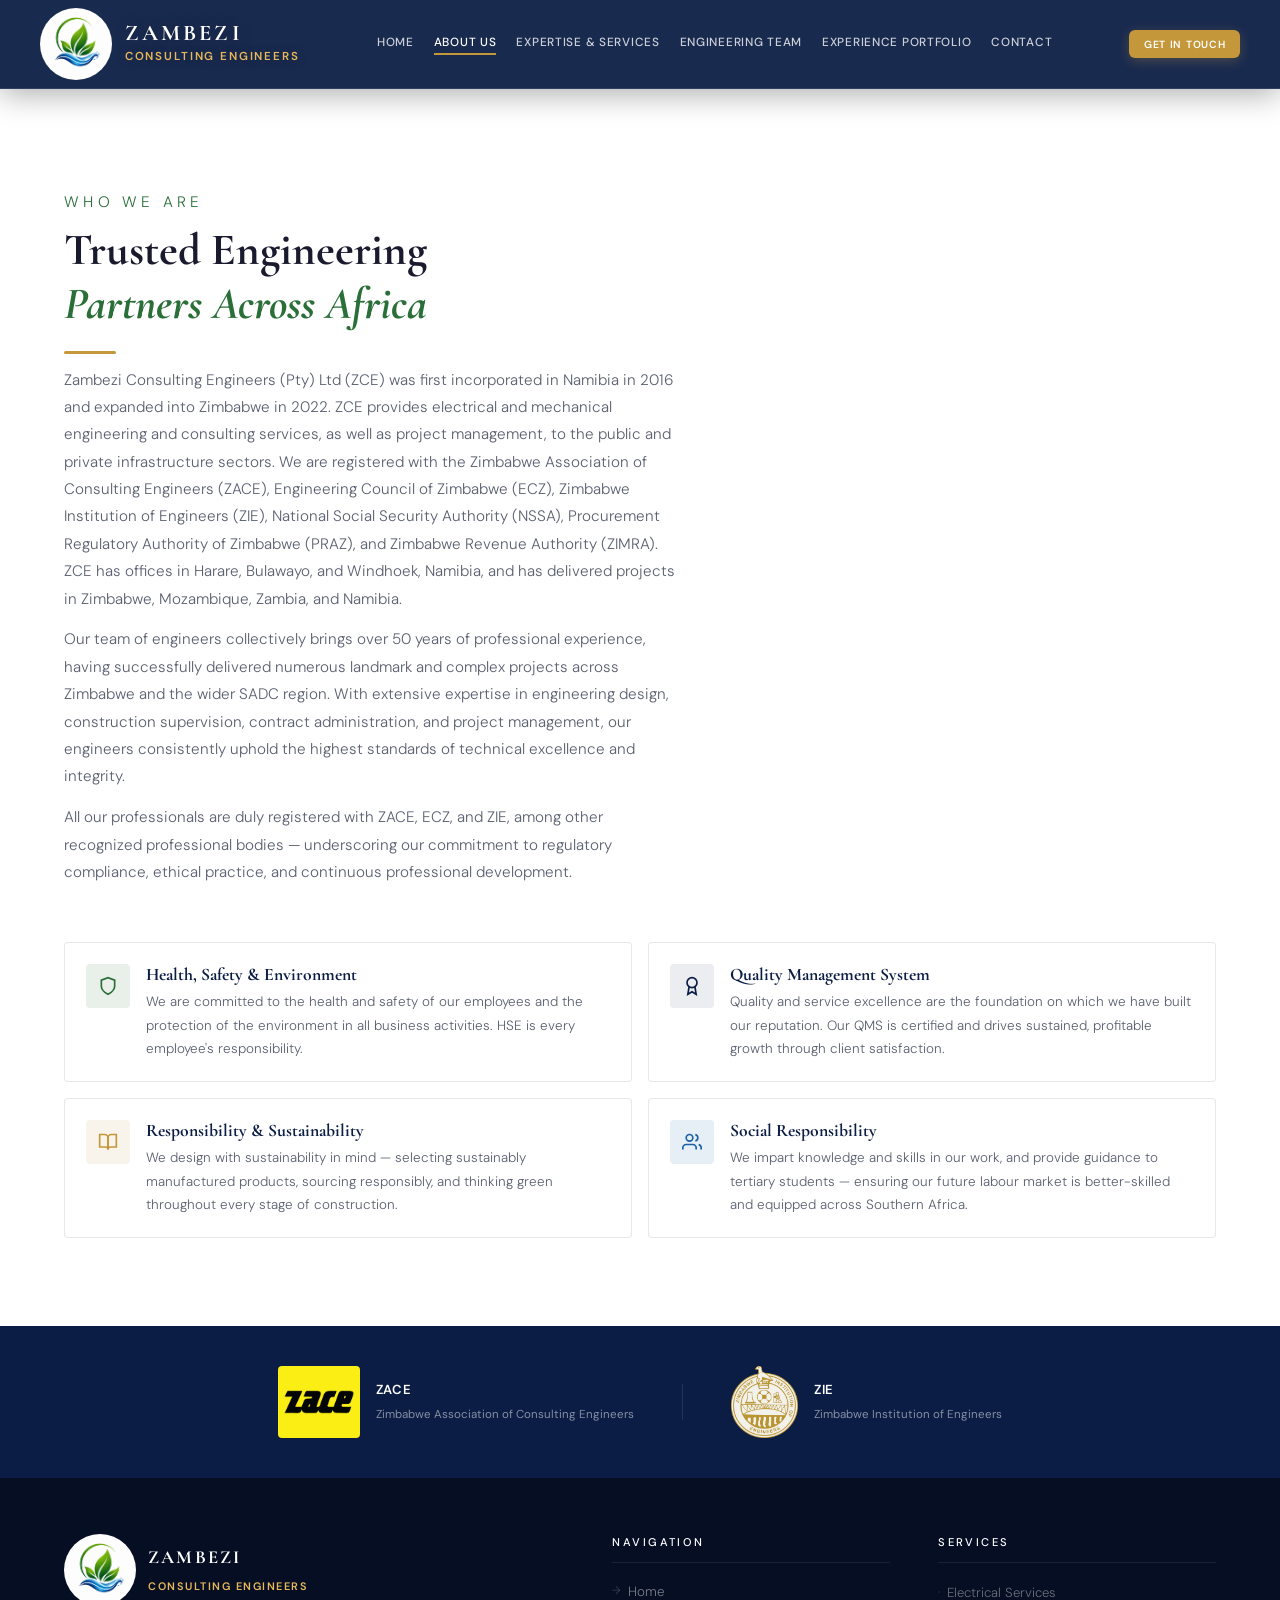
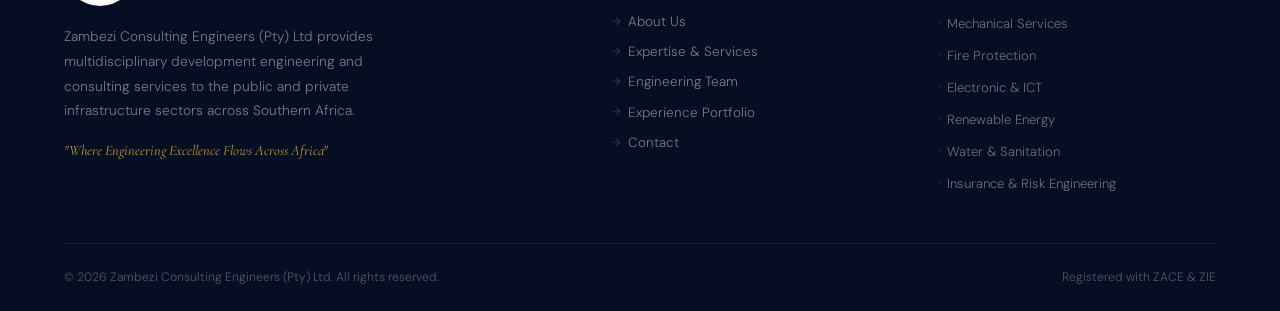
<file: about.html>
<!DOCTYPE html>
<html lang="en">
<head>
<meta charset="UTF-8">
<meta name="viewport" content="width=device-width, initial-scale=1.0">
<meta name="description" content="About Zambezi Consulting Engineers — multidisciplinary development engineering and consulting across Southern Africa. ZACE &amp; ZIE registered since 2016.">
<title>About Us — Zambezi Consulting Engineers</title>
<link rel="icon" href="images/favicon.png" type="image/png" sizes="144x144">
<link rel="apple-touch-icon" href="images/apple-touch-icon.png" sizes="360x360">
<link rel="preconnect" href="https://fonts.googleapis.com">
<link rel="preconnect" href="https://fonts.gstatic.com" crossorigin>
<link href="https://fonts.googleapis.com/css2?family=Cormorant+Garamond:ital,wght@0,400;0,600;0,700;1,400;1,700&family=DM+Sans:wght@300;400;500;600&display=swap" rel="stylesheet">
<link rel="stylesheet" href="css/style.css">
</head>
<body>

<nav id="navbar">
  <div class="nav-inner">
    <a class="nav-logo" href="index.html">
      <img class="nav-logo-img" src="images/logo.png" alt="Zambezi Consulting Engineers logo" width="72" height="72">
      <div class="nav-logo-fallback" aria-hidden="true">Z</div>
      <div class="nav-logo-mark">
        <span>ZAMBEZI</span>
        <span>Consulting Engineers</span>
      </div>
    </a>
    <div class="nav-links">
      <a href="index.html">Home</a>
      <a href="about.html">About Us</a>
      <a href="services.html">Expertise &amp; Services</a>
      <a href="team.html">Engineering Team</a>
      <a href="portfolio.html">Experience Portfolio</a>
      <a href="contact.html">Contact</a>
    </div>
    <button class="nav-cta" type="button" onclick="window.location='contact.html'">Get In Touch</button>
    <button class="nav-hamburger" id="hamburger" type="button" aria-label="Open menu" aria-expanded="false">
      <span></span><span></span><span></span>
    </button>
  </div>
  <div class="nav-mobile" id="mobileMenu">
    <a href="index.html">Home</a>
    <a href="about.html">About Us</a>
    <a href="services.html">Expertise &amp; Services</a>
    <a href="team.html">Engineering Team</a>
    <a href="portfolio.html">Experience Portfolio</a>
    <a href="contact.html">Contact</a>
  </div>
</nav>

<section id="about" class="page-top">
  <div class="container">
    <div class="reveal">
        <div class="section-head">
          <p class="eyebrow green">Who We Are</p>
          <h2>Trusted Engineering<br><em>Partners Across Africa</em></h2>
          <div class="section-rule left"></div>
          <p>Zambezi Consulting Engineers (Pty) Ltd (ZCE) was first incorporated in Namibia in 2016 and expanded into Zimbabwe in 2022. ZCE provides electrical and mechanical engineering and consulting services, as well as project management, to the public and private infrastructure sectors. We are registered with the Zimbabwe Association of Consulting Engineers (ZACE), Engineering Council of Zimbabwe (ECZ), Zimbabwe Institution of Engineers (ZIE), National Social Security Authority (NSSA), Procurement Regulatory Authority of Zimbabwe (PRAZ), and Zimbabwe Revenue Authority (ZIMRA). ZCE has offices in Harare, Bulawayo, and Windhoek, Namibia, and has delivered projects in Zimbabwe, Mozambique, Zambia, and Namibia.</p>
          <p>Our team of engineers collectively brings over 50 years of professional experience, having successfully delivered numerous landmark and complex projects across Zimbabwe and the wider SADC region. With extensive expertise in engineering design, construction supervision, contract administration, and project management, our engineers consistently uphold the highest standards of technical excellence and integrity.</p>
          <p>All our professionals are duly registered with ZACE, ECZ, and ZIE, among other recognized professional bodies — underscoring our commitment to regulatory compliance, ethical practice, and continuous professional development.</p>
        </div>

        <div class="about-pillars">
          <div class="about-pillar">
            <div class="about-pillar-icon green">
              <svg width="20" height="20" viewBox="0 0 24 24" fill="none" stroke="currentColor" stroke-width="2"><path d="M12 22s8-4 8-10V5l-8-3-8 3v7c0 6 8 10 8 10z"/></svg>
            </div>
            <div class="about-pillar-text">
              <h4>Health, Safety &amp; Environment</h4>
              <p>We are committed to the health and safety of our employees and the protection of the environment in all business activities. HSE is every employee's responsibility.</p>
            </div>
          </div>
          <div class="about-pillar">
            <div class="about-pillar-icon navy">
              <svg width="20" height="20" viewBox="0 0 24 24" fill="none" stroke="currentColor" stroke-width="2"><circle cx="12" cy="8" r="6"/><path d="M15.477 12.89L17 22l-5-3-5 3 1.523-9.11"/></svg>
            </div>
            <div class="about-pillar-text">
              <h4>Quality Management System</h4>
              <p>Quality and service excellence are the foundation on which we have built our reputation. Our QMS is certified and drives sustained, profitable growth through client satisfaction.</p>
            </div>
          </div>
          <div class="about-pillar">
            <div class="about-pillar-icon gold">
              <svg width="20" height="20" viewBox="0 0 24 24" fill="none" stroke="currentColor" stroke-width="2"><path d="M2 3h6a4 4 0 014 4v14a3 3 0 00-3-3H2z"/><path d="M22 3h-6a4 4 0 00-4 4v14a3 3 0 013-3h7z"/></svg>
            </div>
            <div class="about-pillar-text">
              <h4>Responsibility &amp; Sustainability</h4>
              <p>We design with sustainability in mind — selecting sustainably manufactured products, sourcing responsibly, and thinking green throughout every stage of construction.</p>
            </div>
          </div>
          <div class="about-pillar">
            <div class="about-pillar-icon water">
              <svg width="20" height="20" viewBox="0 0 24 24" fill="none" stroke="currentColor" stroke-width="2"><path d="M17 21v-2a4 4 0 00-4-4H5a4 4 0 00-4 4v2"/><circle cx="9" cy="7" r="4"/><path d="M23 21v-2a4 4 0 00-3-3.87"/><path d="M16 3.13a4 4 0 010 7.75"/></svg>
            </div>
            <div class="about-pillar-text">
              <h4>Social Responsibility</h4>
              <p>We impart knowledge and skills in our work, and provide guidance to tertiary students — ensuring our future labour market is better-skilled and equipped across Southern Africa.</p>
            </div>
          </div>
        </div>
      </div>
  </div>
</section>

<div class="reg-strip">
  <div class="container">
    <div class="reg-inner">
      <div class="reg-item">
        <img class="reg-logo" src="images/zace-logo.png" alt="ZACE — Zimbabwe Association of Consulting Engineers">
        <div class="reg-text">
          <strong>ZACE</strong>
          <span>Zimbabwe Association of Consulting Engineers</span>
        </div>
      </div>
      <div class="reg-sep"></div>
      <div class="reg-item">
        <img class="reg-logo" src="images/zie-logo.png" alt="ZIE — Zimbabwe Institution of Engineers">
        <div class="reg-text">
          <strong>ZIE</strong>
          <span>Zimbabwe Institution of Engineers</span>
        </div>
      </div>
    </div>
  </div>
</div>

<footer>
  <div class="container">
    <div class="footer-top">
      <div class="footer-brand">
        <div class="footer-logo">
          <img class="footer-logo-img" src="images/logo.png" alt="Zambezi Consulting Engineers logo" width="72" height="72">
          <div class="footer-logo-fallback" aria-hidden="true">Z</div>
          <div class="footer-logo-text">
            <strong>ZAMBEZI</strong>
            <span>Consulting Engineers</span>
          </div>
        </div>
        <p class="footer-desc">Zambezi Consulting Engineers (Pty) Ltd provides multidisciplinary development engineering and consulting services to the public and private infrastructure sectors across Southern Africa.</p>
        <div class="footer-tagline">"Where Engineering Excellence Flows Across Africa"</div>
      </div>

      <div>
        <div class="footer-col-title">Navigation</div>
        <div class="footer-links">
          <a href="index.html">Home</a>
          <a href="about.html">About Us</a>
          <a href="services.html">Expertise &amp; Services</a>
          <a href="team.html">Engineering Team</a>
          <a href="portfolio.html">Experience Portfolio</a>
          <a href="contact.html">Contact</a>
        </div>
      </div>

      <div>
        <div class="footer-col-title">Services</div>
        <div class="footer-services">
          <a href="services.html#service-electrical">Electrical Services</a>
          <a href="services.html#service-mechanical">Mechanical Services</a>
          <a href="services.html#service-fire">Fire Protection</a>
          <a href="services.html#service-electronic">Electronic &amp; ICT</a>
          <a href="services.html#service-renewable">Renewable Energy</a>
          <a href="services.html#service-water">Water &amp; Sanitation</a>
          <a href="services.html#service-risk">Insurance &amp; Risk Engineering</a>
        </div>
      </div>
    </div>

    <div class="footer-bottom">
      <span class="footer-copy">© 2026 Zambezi Consulting Engineers (Pty) Ltd. All rights reserved.</span>
      <span class="footer-copy">Registered with ZACE &amp; ZIE</span>
    </div>
  </div>
</footer>

<script src="js/main.js"></script>
</body>
</html>
</file>
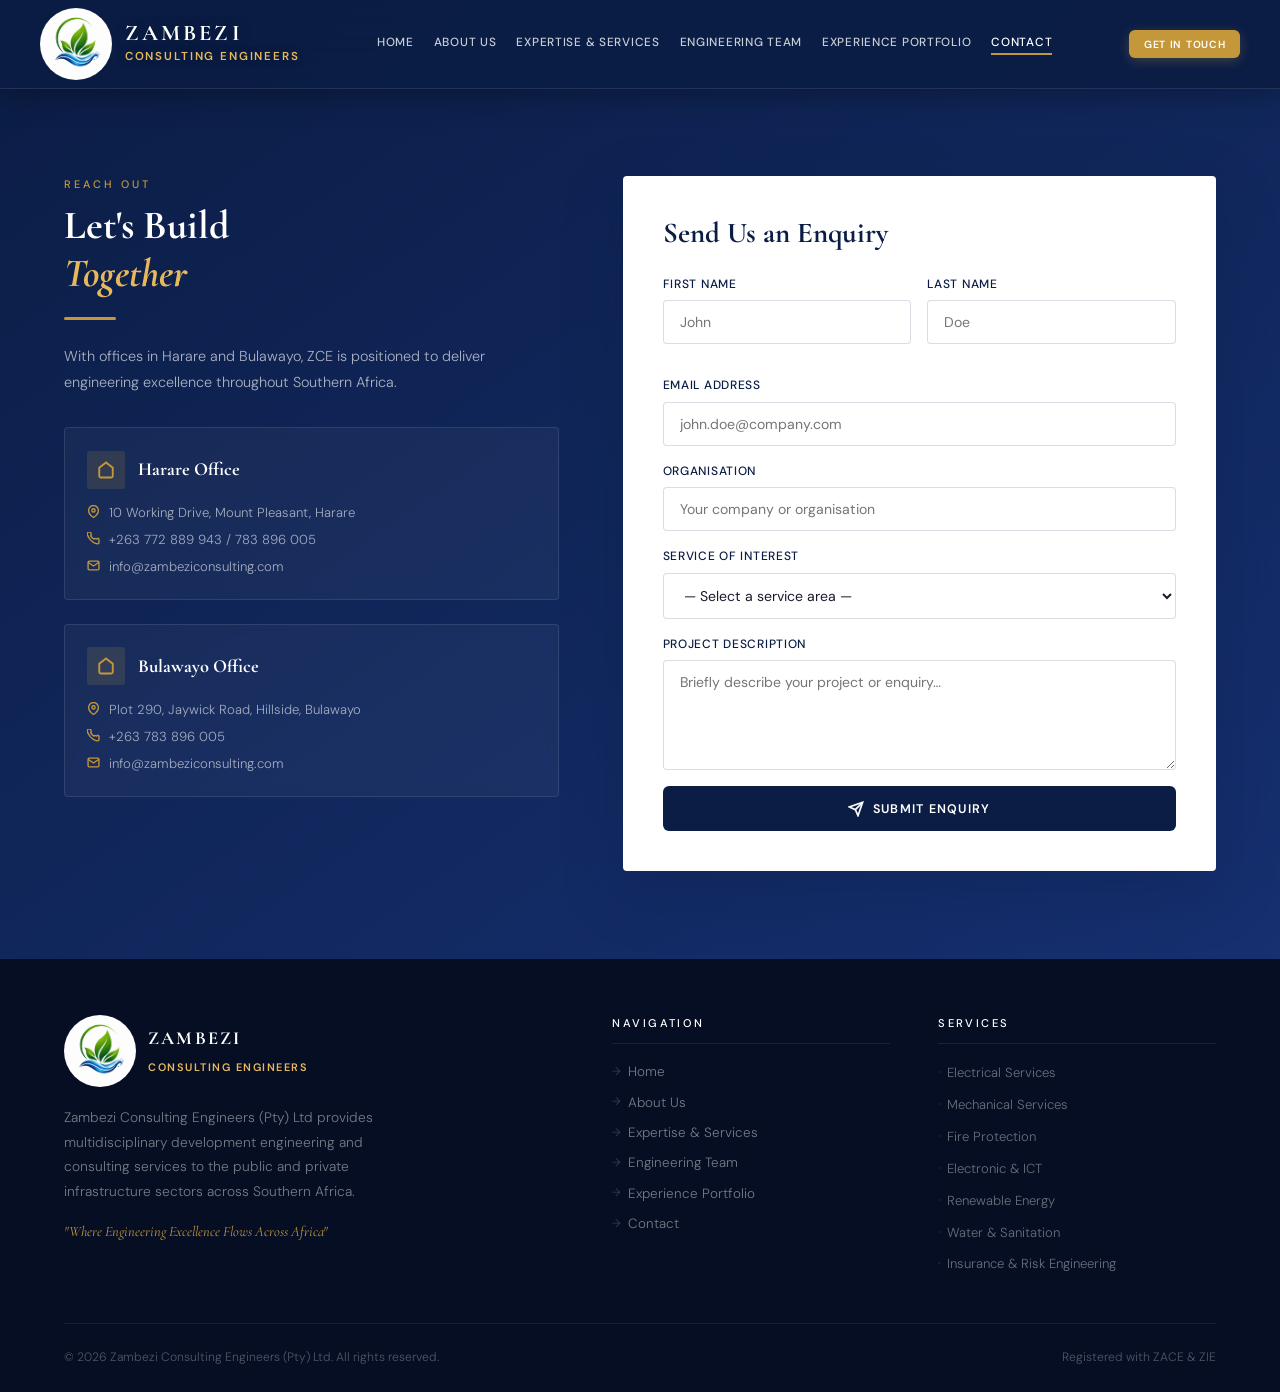
<file: contact.html>
<!DOCTYPE html>
<html lang="en">
<head>
<meta charset="UTF-8">
<meta name="viewport" content="width=device-width, initial-scale=1.0">
<meta name="description" content="Contact Zambezi Consulting Engineers — offices in Harare and Bulawayo. Reach out for electrical, mechanical, and engineering consulting services across Southern Africa.">
<title>Contact — Zambezi Consulting Engineers</title>
<link rel="icon" href="images/favicon.png" type="image/png" sizes="144x144">
<link rel="apple-touch-icon" href="images/apple-touch-icon.png" sizes="360x360">
<link rel="preconnect" href="https://fonts.googleapis.com">
<link rel="preconnect" href="https://fonts.gstatic.com" crossorigin>
<link href="https://fonts.googleapis.com/css2?family=Cormorant+Garamond:ital,wght@0,400;0,600;0,700;1,400;1,700&family=DM+Sans:wght@300;400;500;600&display=swap" rel="stylesheet">
<link rel="stylesheet" href="css/style.css">
</head>
<body>

<nav id="navbar">
  <div class="nav-inner">
    <a class="nav-logo" href="index.html">
      <img class="nav-logo-img" src="images/logo.png" alt="Zambezi Consulting Engineers logo" width="72" height="72">
      <div class="nav-logo-fallback" aria-hidden="true">Z</div>
      <div class="nav-logo-mark">
        <span>ZAMBEZI</span>
        <span>Consulting Engineers</span>
      </div>
    </a>
    <div class="nav-links">
      <a href="index.html">Home</a>
      <a href="about.html">About Us</a>
      <a href="services.html">Expertise &amp; Services</a>
      <a href="team.html">Engineering Team</a>
      <a href="portfolio.html">Experience Portfolio</a>
      <a href="contact.html">Contact</a>
    </div>
    <button class="nav-cta" type="button" onclick="window.location='contact.html'">Get In Touch</button>
    <button class="nav-hamburger" id="hamburger" type="button" aria-label="Open menu" aria-expanded="false">
      <span></span><span></span><span></span>
    </button>
  </div>
  <div class="nav-mobile" id="mobileMenu">
    <a href="index.html">Home</a>
    <a href="about.html">About Us</a>
    <a href="services.html">Expertise &amp; Services</a>
    <a href="team.html">Engineering Team</a>
    <a href="portfolio.html">Experience Portfolio</a>
    <a href="contact.html">Contact</a>
  </div>
</nav>

<section id="contact" class="dark page-top">
  <div class="container">
    <div class="contact-grid">

      <div class="reveal from-left">
        <p class="eyebrow gold">Reach Out</p>
        <h2 class="contact-info-title">Let's Build<br><em style="color:var(--gold2);font-style:italic">Together</em></h2>
        <div class="section-rule left" style="margin-bottom:1.5rem"></div>
        <p class="contact-intro">With offices in Harare and Bulawayo, ZCE is positioned to deliver engineering excellence throughout Southern Africa.</p>

        <div class="offices">
          <div class="office">
            <div class="office-head">
              <div class="office-head-icon" style="background:rgba(196,151,58,0.15);color:var(--gold)">
                <svg width="18" height="18" viewBox="0 0 24 24" fill="none" stroke="currentColor" stroke-width="2.5"><path d="M3 9l9-7 9 7v11a2 2 0 01-2 2H5a2 2 0 01-2-2z"/></svg>
              </div>
              <div>
                <div class="office-city">Harare Office</div>
              </div>
            </div>
            <div class="office-details">
              <div class="office-detail-row"><svg width="13" height="13" viewBox="0 0 24 24" fill="none" stroke="currentColor" stroke-width="2.5"><path d="M21 10c0 7-9 13-9 13s-9-6-9-13a9 9 0 0118 0z"/><circle cx="12" cy="10" r="3"/></svg>10 Working Drive, Mount Pleasant, Harare</div>
              <div class="office-detail-row"><svg width="13" height="13" viewBox="0 0 24 24" fill="none" stroke="currentColor" stroke-width="2.5"><path d="M22 16.92v3a2 2 0 01-2.18 2 19.79 19.79 0 01-8.63-3.07A19.5 19.5 0 013.07 9.81 19.79 19.79 0 01.12 1.18 2 2 0 012.11 0h3a2 2 0 012 1.72c.127.96.361 1.903.7 2.81a2 2 0 01-.45 2.11L6.91 7.09a16 16 0 006 6l.45-.45a2 2 0 012.11-.45c.907.339 1.85.573 2.81.7A2 2 0 0122 14.92v2z"/></svg>+263 772 889 943 / 783 896 005</div>
              <div class="office-detail-row"><svg width="13" height="13" viewBox="0 0 24 24" fill="none" stroke="currentColor" stroke-width="2.5"><path d="M4 4h16c1.1 0 2 .9 2 2v12c0 1.1-.9 2-2 2H4c-1.1 0-2-.9-2-2V6c0-1.1.9-2 2-2z"/><polyline points="22,6 12,13 2,6"/></svg><a href="mailto:info@zambeziconsulting.com">info@zambeziconsulting.com</a></div>
            </div>
          </div>

          <div class="office">
            <div class="office-head">
              <div class="office-head-icon" style="background:rgba(196,151,58,0.15);color:var(--gold)">
                <svg width="18" height="18" viewBox="0 0 24 24" fill="none" stroke="currentColor" stroke-width="2.5"><path d="M3 9l9-7 9 7v11a2 2 0 01-2 2H5a2 2 0 01-2-2z"/></svg>
              </div>
              <div>
                <div class="office-city">Bulawayo Office</div>
              </div>
            </div>
            <div class="office-details">
              <div class="office-detail-row"><svg width="13" height="13" viewBox="0 0 24 24" fill="none" stroke="currentColor" stroke-width="2.5"><path d="M21 10c0 7-9 13-9 13s-9-6-9-13a9 9 0 0118 0z"/><circle cx="12" cy="10" r="3"/></svg>Plot 290, Jaywick Road, Hillside, Bulawayo</div>
              <div class="office-detail-row"><svg width="13" height="13" viewBox="0 0 24 24" fill="none" stroke="currentColor" stroke-width="2.5"><path d="M22 16.92v3a2 2 0 01-2.18 2 19.79 19.79 0 01-8.63-3.07A19.5 19.5 0 013.07 9.81 19.79 19.79 0 01.12 1.18 2 2 0 012.11 0h3a2 2 0 012 1.72c.127.96.361 1.903.7 2.81a2 2 0 01-.45 2.11L6.91 7.09a16 16 0 006 6l.45-.45a2 2 0 012.11-.45c.907.339 1.85.573 2.81.7A2 2 0 0122 14.92v2z"/></svg>+263 783 896 005</div>
              <div class="office-detail-row"><svg width="13" height="13" viewBox="0 0 24 24" fill="none" stroke="currentColor" stroke-width="2.5"><path d="M4 4h16c1.1 0 2 .9 2 2v12c0 1.1-.9 2-2 2H4c-1.1 0-2-.9-2-2V6c0-1.1.9-2 2-2z"/><polyline points="22,6 12,13 2,6"/></svg><a href="mailto:info@zambeziconsulting.com">info@zambeziconsulting.com</a></div>
            </div>
          </div>
        </div>
      </div>

      <div class="reveal from-right">
        <div class="contact-form-wrap">
          <h3>Send Us an Enquiry</h3>
          <div id="formSuccess" class="form-success">Thank you — your enquiry has been received. We will be in touch shortly.</div>
          <form id="contactForm">
            <div class="form-row">
              <div class="form-group">
                <label for="firstName">First Name</label>
                <input type="text" id="firstName" name="firstName" placeholder="John" required>
              </div>
              <div class="form-group">
                <label for="lastName">Last Name</label>
                <input type="text" id="lastName" name="lastName" placeholder="Doe" required>
              </div>
            </div>
            <div class="form-group">
              <label for="email">Email Address</label>
              <input type="email" id="email" name="email" placeholder="john.doe@company.com" required>
            </div>
            <div class="form-group">
              <label for="organisation">Organisation</label>
              <input type="text" id="organisation" name="organisation" placeholder="Your company or organisation">
            </div>
            <div class="form-group">
              <label for="service">Service of Interest</label>
              <select id="service" name="service">
                <option value="">— Select a service area —</option>
                <option>Electrical Services</option>
                <option>Mechanical Services</option>
                <option>Fire Protection Engineering</option>
                <option>Electronic &amp; ICT Services</option>
                <option>Renewable Energy Services</option>
                <option>Water &amp; Sanitation Services</option>
                <option>Other / General Enquiry</option>
              </select>
            </div>
            <div class="form-group">
              <label for="message">Project Description</label>
              <textarea id="message" name="message" placeholder="Briefly describe your project or enquiry…"></textarea>
            </div>
            <button class="btn btn-navy" type="submit" style="width:100%;justify-content:center;padding:0.9rem">
              <svg width="16" height="16" viewBox="0 0 24 24" fill="none" stroke="currentColor" stroke-width="2.5"><line x1="22" y1="2" x2="11" y2="13"/><polygon points="22 2 15 22 11 13 2 9 22 2"/></svg>
              Submit Enquiry
            </button>
          </form>
        </div>
      </div>

    </div>
  </div>
</section>

<footer>
  <div class="container">
    <div class="footer-top">
      <div class="footer-brand">
        <div class="footer-logo">
          <img class="footer-logo-img" src="images/logo.png" alt="Zambezi Consulting Engineers logo" width="72" height="72">
          <div class="footer-logo-fallback" aria-hidden="true">Z</div>
          <div class="footer-logo-text">
            <strong>ZAMBEZI</strong>
            <span>Consulting Engineers</span>
          </div>
        </div>
        <p class="footer-desc">Zambezi Consulting Engineers (Pty) Ltd provides multidisciplinary development engineering and consulting services to the public and private infrastructure sectors across Southern Africa.</p>
        <div class="footer-tagline">"Where Engineering Excellence Flows Across Africa"</div>
      </div>

      <div>
        <div class="footer-col-title">Navigation</div>
        <div class="footer-links">
          <a href="index.html">Home</a>
          <a href="about.html">About Us</a>
          <a href="services.html">Expertise &amp; Services</a>
          <a href="team.html">Engineering Team</a>
          <a href="portfolio.html">Experience Portfolio</a>
          <a href="contact.html">Contact</a>
        </div>
      </div>

      <div>
        <div class="footer-col-title">Services</div>
        <div class="footer-services">
          <a href="services.html#service-electrical">Electrical Services</a>
          <a href="services.html#service-mechanical">Mechanical Services</a>
          <a href="services.html#service-fire">Fire Protection</a>
          <a href="services.html#service-electronic">Electronic &amp; ICT</a>
          <a href="services.html#service-renewable">Renewable Energy</a>
          <a href="services.html#service-water">Water &amp; Sanitation</a>
          <a href="services.html#service-risk">Insurance &amp; Risk Engineering</a>
        </div>
      </div>
    </div>

    <div class="footer-bottom">
      <span class="footer-copy">© 2026 Zambezi Consulting Engineers (Pty) Ltd. All rights reserved.</span>
      <span class="footer-copy">Registered with ZACE &amp; ZIE</span>
    </div>
  </div>
</footer>

<script src="js/main.js"></script>
</body>
</html>
</file>
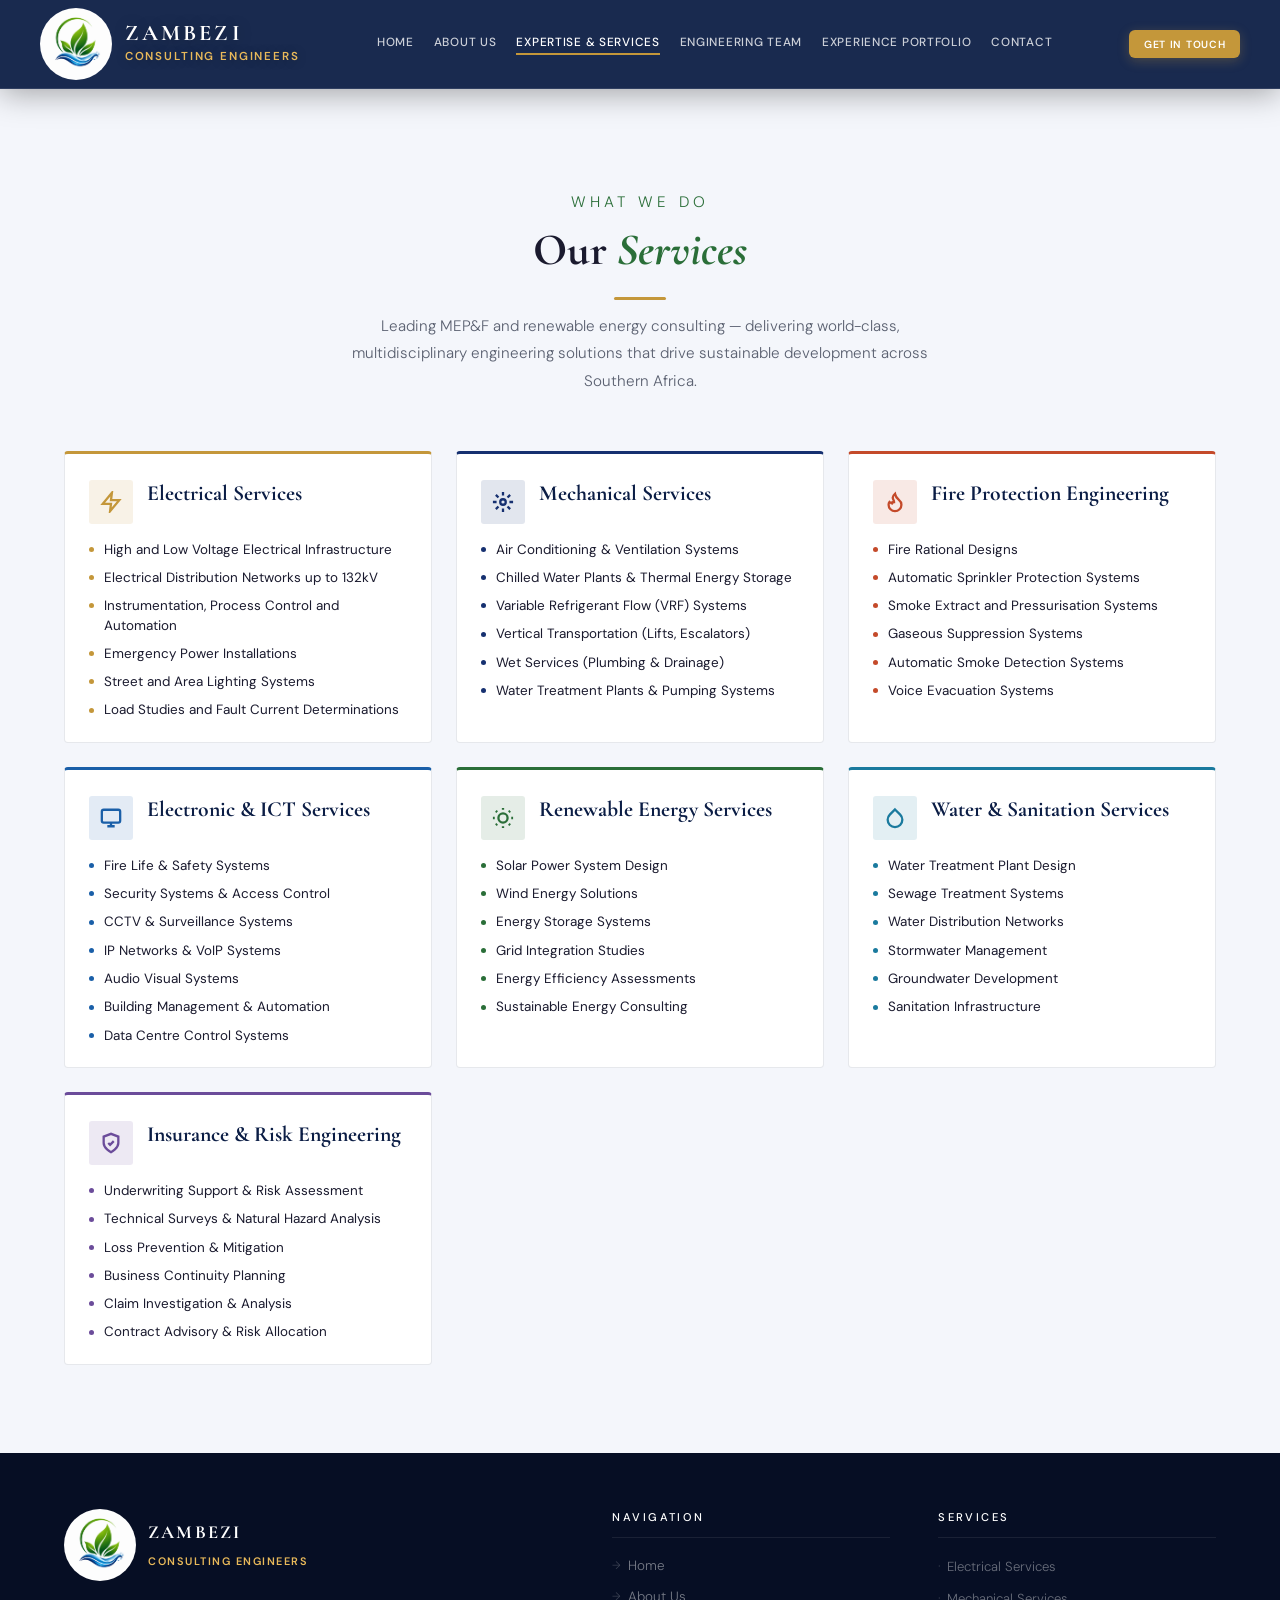
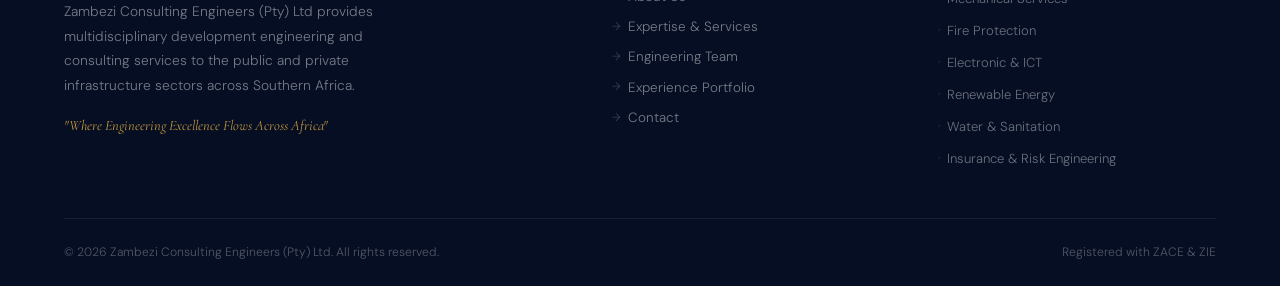
<file: services.html>
<!DOCTYPE html>
<html lang="en">
<head>
<meta charset="UTF-8">
<meta name="viewport" content="width=device-width, initial-scale=1.0">
<meta name="description" content="Zambezi Consulting Engineers — MEP&amp;F and renewable energy consulting services including electrical, mechanical, fire protection, electronic &amp; ICT, and water &amp; sanitation engineering.">
<title>Expertise &amp; Services — Zambezi Consulting Engineers</title>
<link rel="icon" href="images/favicon.png" type="image/png" sizes="144x144">
<link rel="apple-touch-icon" href="images/apple-touch-icon.png" sizes="360x360">
<link rel="preconnect" href="https://fonts.googleapis.com">
<link rel="preconnect" href="https://fonts.gstatic.com" crossorigin>
<link href="https://fonts.googleapis.com/css2?family=Cormorant+Garamond:ital,wght@0,400;0,600;0,700;1,400;1,700&family=DM+Sans:wght@300;400;500;600&display=swap" rel="stylesheet">
<link rel="stylesheet" href="css/style.css">
</head>
<body>

<nav id="navbar">
  <div class="nav-inner">
    <a class="nav-logo" href="index.html">
      <img class="nav-logo-img" src="images/logo.png" alt="Zambezi Consulting Engineers logo" width="72" height="72">
      <div class="nav-logo-fallback" aria-hidden="true">Z</div>
      <div class="nav-logo-mark">
        <span>ZAMBEZI</span>
        <span>Consulting Engineers</span>
      </div>
    </a>
    <div class="nav-links">
      <a href="index.html">Home</a>
      <a href="about.html">About Us</a>
      <a href="services.html">Expertise &amp; Services</a>
      <a href="team.html">Engineering Team</a>
      <a href="portfolio.html">Experience Portfolio</a>
      <a href="contact.html">Contact</a>
    </div>
    <button class="nav-cta" type="button" onclick="window.location='contact.html'">Get In Touch</button>
    <button class="nav-hamburger" id="hamburger" type="button" aria-label="Open menu" aria-expanded="false">
      <span></span><span></span><span></span>
    </button>
  </div>
  <div class="nav-mobile" id="mobileMenu">
    <a href="index.html">Home</a>
    <a href="about.html">About Us</a>
    <a href="services.html">Expertise &amp; Services</a>
    <a href="team.html">Engineering Team</a>
    <a href="portfolio.html">Experience Portfolio</a>
    <a href="contact.html">Contact</a>
  </div>
</nav>

<section id="services" class="alt page-top">
  <div class="container">
    <div class="section-head center reveal">
      <p class="eyebrow green">What We Do</p>
      <h2>Our <em>Services</em></h2>
      <div class="section-rule center"></div>
      <p>Leading MEP&amp;F and renewable energy consulting — delivering world-class, multidisciplinary engineering solutions that drive sustainable development across Southern Africa.</p>
    </div>

    <div class="services-grid">

      <article id="service-electrical" class="service-card reveal" style="--service-accent:var(--gold)">
        <header class="service-card-head">
          <div class="service-card-icon" aria-hidden="true">
            <svg width="22" height="22" viewBox="0 0 24 24" fill="none" stroke="currentColor" stroke-width="2.5"><path d="M13 2L3 14h9l-1 8 10-12h-9l1-8z"/></svg>
          </div>
          <h3>Electrical Services</h3>
        </header>
        <ul class="service-card-items">
          <li>High and Low Voltage Electrical Infrastructure</li>
          <li>Electrical Distribution Networks up to 132kV</li>
          <li>Instrumentation, Process Control and Automation</li>
          <li>Emergency Power Installations</li>
          <li>Street and Area Lighting Systems</li>
          <li>Load Studies and Fault Current Determinations</li>
        </ul>
      </article>

      <article id="service-mechanical" class="service-card reveal" style="--service-accent:var(--navy2)">
        <header class="service-card-head">
          <div class="service-card-icon" aria-hidden="true">
            <svg width="22" height="22" viewBox="0 0 24 24" fill="none" stroke="currentColor" stroke-width="2.5"><circle cx="12" cy="12" r="3"/><path d="M12 1v4M12 19v4M4.22 4.22l2.83 2.83M16.95 16.95l2.83 2.83M1 12h4M19 12h4M4.22 19.78l2.83-2.83M16.95 7.05l2.83-2.83"/></svg>
          </div>
          <h3>Mechanical Services</h3>
        </header>
        <ul class="service-card-items">
          <li>Air Conditioning &amp; Ventilation Systems</li>
          <li>Chilled Water Plants &amp; Thermal Energy Storage</li>
          <li>Variable Refrigerant Flow (VRF) Systems</li>
          <li>Vertical Transportation (Lifts, Escalators)</li>
          <li>Wet Services (Plumbing &amp; Drainage)</li>
          <li>Water Treatment Plants &amp; Pumping Systems</li>
        </ul>
      </article>

      <article id="service-fire" class="service-card reveal" style="--service-accent:#C44A2A">
        <header class="service-card-head">
          <div class="service-card-icon" aria-hidden="true">
            <svg width="22" height="22" viewBox="0 0 24 24" fill="none" stroke="currentColor" stroke-width="2.5"><path d="M8.5 14.5A2.5 2.5 0 0111 12c0-1.38-.5-2-1-3-1.072-2.143-.224-4.054 2-6 .5 2.5 2 4.9 4 6.5 2 1.6 3 3.5 3 5.5a7 7 0 11-14 0c0-1.153.433-2.294 1-3a2.5 2.5 0 003.5 0z"/></svg>
          </div>
          <h3>Fire Protection Engineering</h3>
        </header>
        <ul class="service-card-items">
          <li>Fire Rational Designs</li>
          <li>Automatic Sprinkler Protection Systems</li>
          <li>Smoke Extract and Pressurisation Systems</li>
          <li>Gaseous Suppression Systems</li>
          <li>Automatic Smoke Detection Systems</li>
          <li>Voice Evacuation Systems</li>
        </ul>
      </article>

      <article id="service-electronic" class="service-card reveal" style="--service-accent:var(--water)">
        <header class="service-card-head">
          <div class="service-card-icon" aria-hidden="true">
            <svg width="22" height="22" viewBox="0 0 24 24" fill="none" stroke="currentColor" stroke-width="2.5"><rect x="2" y="3" width="20" height="14" rx="2"/><path d="M8 21h8M12 17v4"/></svg>
          </div>
          <h3>Electronic &amp; ICT Services</h3>
        </header>
        <ul class="service-card-items">
          <li>Fire Life &amp; Safety Systems</li>
          <li>Security Systems &amp; Access Control</li>
          <li>CCTV &amp; Surveillance Systems</li>
          <li>IP Networks &amp; VoIP Systems</li>
          <li>Audio Visual Systems</li>
          <li>Building Management &amp; Automation</li>
          <li>Data Centre Control Systems</li>
        </ul>
      </article>

      <article id="service-renewable" class="service-card reveal" style="--service-accent:var(--green)">
        <header class="service-card-head">
          <div class="service-card-icon" aria-hidden="true">
            <svg width="22" height="22" viewBox="0 0 24 24" fill="none" stroke="currentColor" stroke-width="2.5"><circle cx="12" cy="12" r="5"/><path d="M12 1v2M12 21v2M4.22 4.22l1.42 1.42M18.36 18.36l1.42 1.42M1 12h2M21 12h2M4.22 19.78l1.42-1.42M18.36 5.64l1.42-1.42"/></svg>
          </div>
          <h3>Renewable Energy Services</h3>
        </header>
        <ul class="service-card-items">
          <li>Solar Power System Design</li>
          <li>Wind Energy Solutions</li>
          <li>Energy Storage Systems</li>
          <li>Grid Integration Studies</li>
          <li>Energy Efficiency Assessments</li>
          <li>Sustainable Energy Consulting</li>
        </ul>
      </article>

      <article id="service-water" class="service-card reveal" style="--service-accent:#1A7A9E">
        <header class="service-card-head">
          <div class="service-card-icon" aria-hidden="true">
            <svg width="22" height="22" viewBox="0 0 24 24" fill="none" stroke="currentColor" stroke-width="2.5"><path d="M12 2.69l5.66 5.66a8 8 0 11-11.31 0z"/></svg>
          </div>
          <h3>Water &amp; Sanitation Services</h3>
        </header>
        <ul class="service-card-items">
          <li>Water Treatment Plant Design</li>
          <li>Sewage Treatment Systems</li>
          <li>Water Distribution Networks</li>
          <li>Stormwater Management</li>
          <li>Groundwater Development</li>
          <li>Sanitation Infrastructure</li>
        </ul>
      </article>

      <article id="service-risk" class="service-card reveal" style="--service-accent:#6B4C9A">
        <header class="service-card-head">
          <div class="service-card-icon" aria-hidden="true">
            <svg width="22" height="22" viewBox="0 0 24 24" fill="none" stroke="currentColor" stroke-width="2.5"><path d="M12 22s8-4 8-10V5l-8-3-8 3v7c0 6 8 10 8 10z"/><polyline points="9 12 11 14 15 10"/></svg>
          </div>
          <h3>Insurance &amp; Risk Engineering</h3>
        </header>
        <ul class="service-card-items">
          <li>Underwriting Support &amp; Risk Assessment</li>
          <li>Technical Surveys &amp; Natural Hazard Analysis</li>
          <li>Loss Prevention &amp; Mitigation</li>
          <li>Business Continuity Planning</li>
          <li>Claim Investigation &amp; Analysis</li>
          <li>Contract Advisory &amp; Risk Allocation</li>
        </ul>
      </article>

    </div>
  </div>
</section>

<footer>
  <div class="container">
    <div class="footer-top">
      <div class="footer-brand">
        <div class="footer-logo">
          <img class="footer-logo-img" src="images/logo.png" alt="Zambezi Consulting Engineers logo" width="72" height="72">
          <div class="footer-logo-fallback" aria-hidden="true">Z</div>
          <div class="footer-logo-text">
            <strong>ZAMBEZI</strong>
            <span>Consulting Engineers</span>
          </div>
        </div>
        <p class="footer-desc">Zambezi Consulting Engineers (Pty) Ltd provides multidisciplinary development engineering and consulting services to the public and private infrastructure sectors across Southern Africa.</p>
        <div class="footer-tagline">"Where Engineering Excellence Flows Across Africa"</div>
      </div>

      <div>
        <div class="footer-col-title">Navigation</div>
        <div class="footer-links">
          <a href="index.html">Home</a>
          <a href="about.html">About Us</a>
          <a href="services.html">Expertise &amp; Services</a>
          <a href="team.html">Engineering Team</a>
          <a href="portfolio.html">Experience Portfolio</a>
          <a href="contact.html">Contact</a>
        </div>
      </div>

      <div>
        <div class="footer-col-title">Services</div>
        <div class="footer-services">
          <a href="services.html#service-electrical">Electrical Services</a>
          <a href="services.html#service-mechanical">Mechanical Services</a>
          <a href="services.html#service-fire">Fire Protection</a>
          <a href="services.html#service-electronic">Electronic &amp; ICT</a>
          <a href="services.html#service-renewable">Renewable Energy</a>
          <a href="services.html#service-water">Water &amp; Sanitation</a>
          <a href="services.html#service-risk">Insurance &amp; Risk Engineering</a>
        </div>
      </div>
    </div>

    <div class="footer-bottom">
      <span class="footer-copy">© 2026 Zambezi Consulting Engineers (Pty) Ltd. All rights reserved.</span>
      <span class="footer-copy">Registered with ZACE &amp; ZIE</span>
    </div>
  </div>
</footer>

<script src="js/main.js"></script>
</body>
</html>
</file>
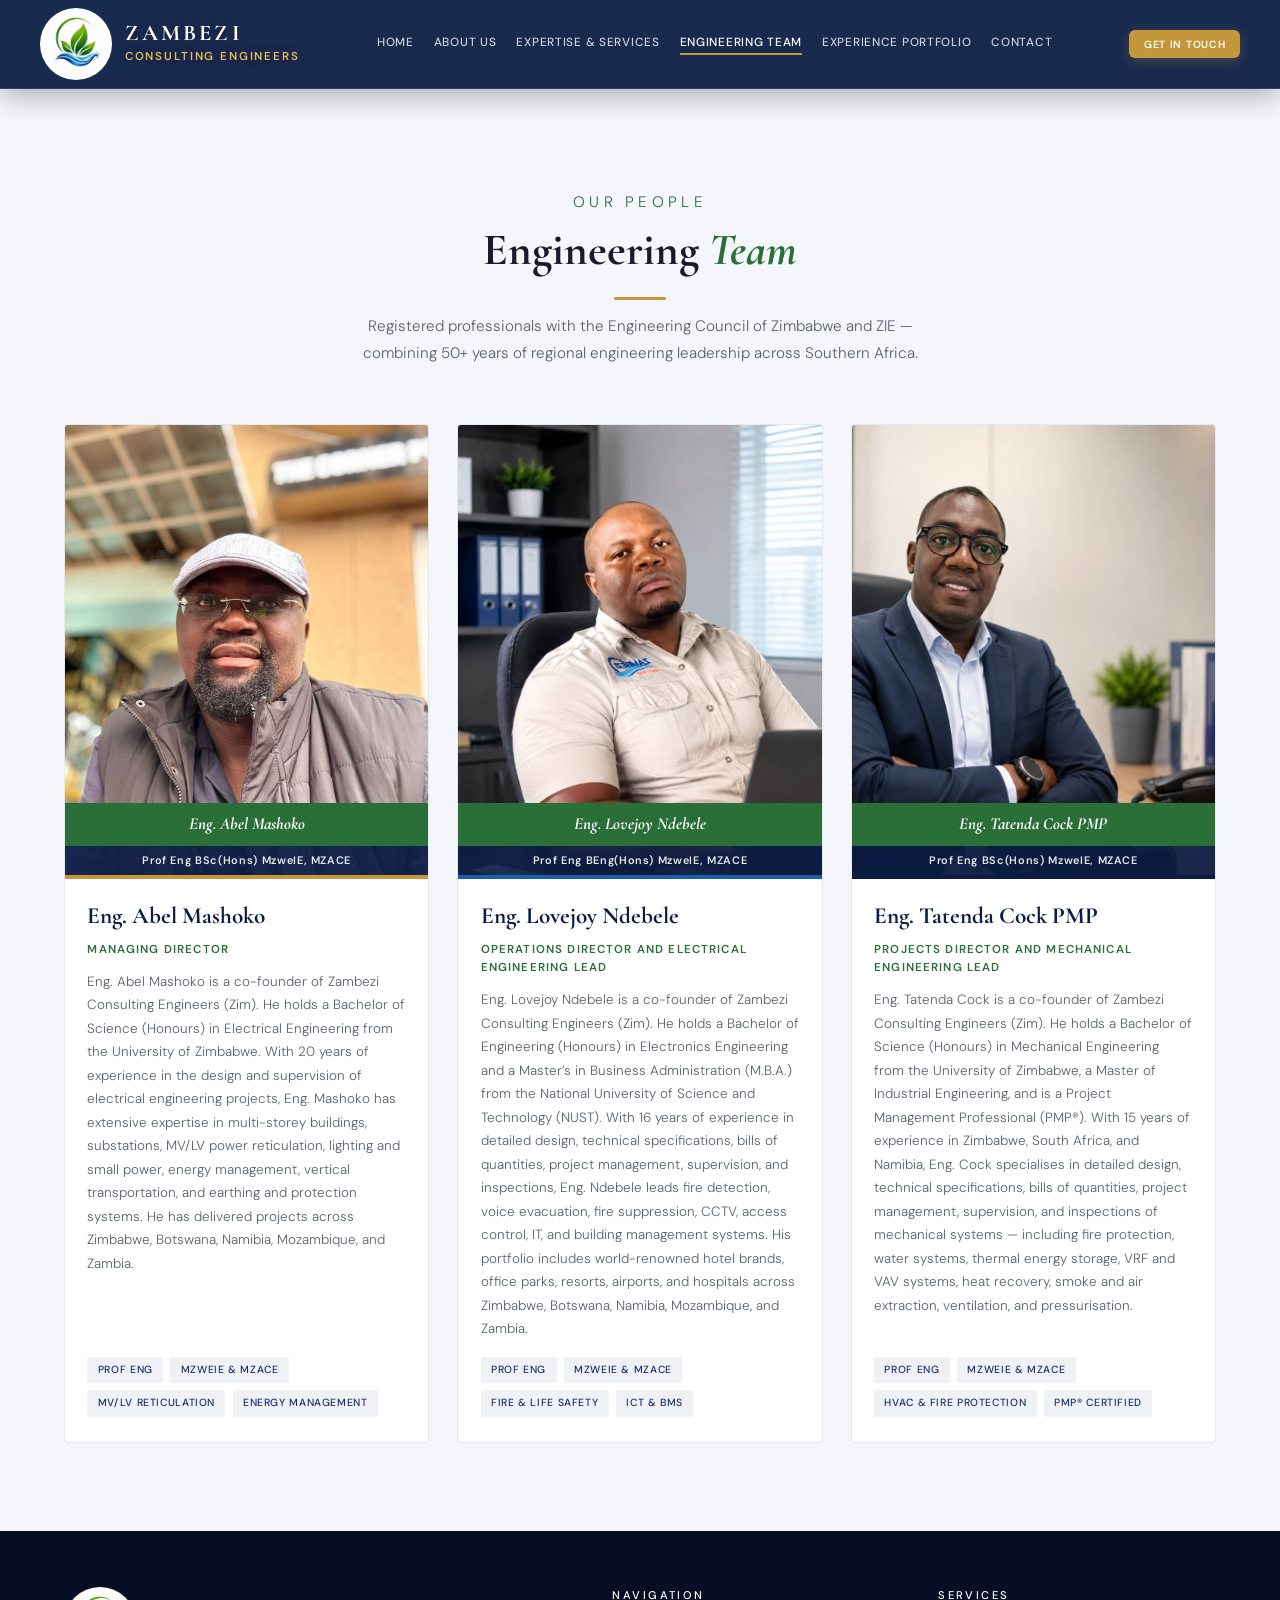
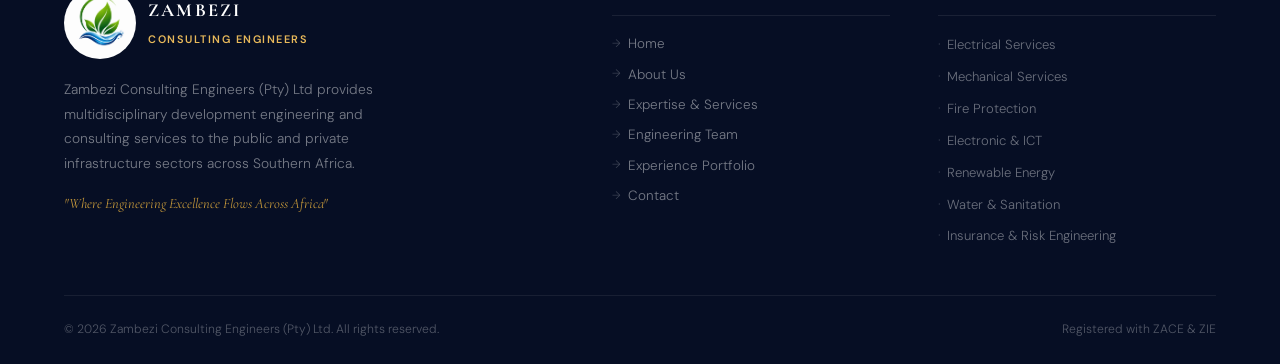
<file: team.html>
<!DOCTYPE html>
<html lang="en">
<head>
<meta charset="UTF-8">
<meta name="viewport" content="width=device-width, initial-scale=1.0">
<meta name="description" content="Zambezi Consulting Engineers — meet our engineering team. Registered professionals with the Engineering Council of Zimbabwe and ZIE, combining 50+ years of regional engineering leadership.">
<title>Engineering Team — Zambezi Consulting Engineers</title>
<link rel="icon" href="images/favicon.png" type="image/png" sizes="144x144">
<link rel="apple-touch-icon" href="images/apple-touch-icon.png" sizes="360x360">
<link rel="preconnect" href="https://fonts.googleapis.com">
<link rel="preconnect" href="https://fonts.gstatic.com" crossorigin>
<link href="https://fonts.googleapis.com/css2?family=Cormorant+Garamond:ital,wght@0,400;0,600;0,700;1,400;1,700&family=DM+Sans:wght@300;400;500;600&display=swap" rel="stylesheet">
<link rel="stylesheet" href="css/style.css">
</head>
<body>

<nav id="navbar">
  <div class="nav-inner">
    <a class="nav-logo" href="index.html">
      <img class="nav-logo-img" src="images/logo.png" alt="Zambezi Consulting Engineers logo" width="72" height="72">
      <div class="nav-logo-fallback" aria-hidden="true">Z</div>
      <div class="nav-logo-mark">
        <span>ZAMBEZI</span>
        <span>Consulting Engineers</span>
      </div>
    </a>
    <div class="nav-links">
      <a href="index.html">Home</a>
      <a href="about.html">About Us</a>
      <a href="services.html">Expertise &amp; Services</a>
      <a href="team.html">Engineering Team</a>
      <a href="portfolio.html">Experience Portfolio</a>
      <a href="contact.html">Contact</a>
    </div>
    <button class="nav-cta" type="button" onclick="window.location='contact.html'">Get In Touch</button>
    <button class="nav-hamburger" id="hamburger" type="button" aria-label="Open menu" aria-expanded="false">
      <span></span><span></span><span></span>
    </button>
  </div>
  <div class="nav-mobile" id="mobileMenu">
    <a href="index.html">Home</a>
    <a href="about.html">About Us</a>
    <a href="services.html">Expertise &amp; Services</a>
    <a href="team.html">Engineering Team</a>
    <a href="portfolio.html">Experience Portfolio</a>
    <a href="contact.html">Contact</a>
  </div>
</nav>

<section id="team" class="alt page-top">
  <div class="container">
    <div class="section-head center reveal">
      <p class="eyebrow green">Our People</p>
      <h2>Engineering <em>Team</em></h2>
      <div class="section-rule center"></div>
      <p>Registered professionals with the Engineering Council of Zimbabwe and ZIE — combining 50+ years of regional engineering leadership across Southern Africa.</p>
    </div>

    <div class="team-grid">

      <article class="team-card reveal">
        <div class="team-card-photo-wrap">
          <img class="team-card-photo" src="images/Abel.jpeg" alt="Eng. Abel Mashoko" width="400" height="480" loading="lazy">
          <div class="team-card-credential">
            <div class="team-card-credential-name">Eng. Abel Mashoko</div>
            <div class="team-card-credential-qual">Prof Eng BSc(Hons) MzweIE, MZACE</div>
          </div>
          <div class="team-card-accent" style="background:var(--gold)"></div>
        </div>
        <div class="team-card-body">
          <h3 class="team-card-name">Eng. Abel Mashoko</h3>
          <p class="team-card-role">Managing Director</p>
          <p class="team-card-bio">Eng. Abel Mashoko is a co-founder of Zambezi Consulting Engineers (Zim). He holds a Bachelor of Science (Honours) in Electrical Engineering from the University of Zimbabwe. With 20 years of experience in the design and supervision of electrical engineering projects, Eng. Mashoko has extensive expertise in multi-storey buildings, substations, MV/LV power reticulation, lighting and small power, energy management, vertical transportation, and earthing and protection systems. He has delivered projects across Zimbabwe, Botswana, Namibia, Mozambique, and Zambia.</p>
          <ul class="team-card-tags" aria-label="Areas of expertise">
            <li>Prof Eng</li>
            <li>MzweIE &amp; MZACE</li>
            <li>MV/LV Reticulation</li>
            <li>Energy Management</li>
          </ul>
        </div>
      </article>

      <article class="team-card reveal">
        <div class="team-card-photo-wrap">
          <img class="team-card-photo" src="images/Lovejoy.jpeg" alt="Eng. Lovejoy Ndebele" width="400" height="480" loading="lazy">
          <div class="team-card-credential">
            <div class="team-card-credential-name">Eng. Lovejoy Ndebele</div>
            <div class="team-card-credential-qual">Prof Eng BEng(Hons) MzweIE, MZACE</div>
          </div>
          <div class="team-card-accent" style="background:var(--water)"></div>
        </div>
        <div class="team-card-body">
          <h3 class="team-card-name">Eng. Lovejoy Ndebele</h3>
          <p class="team-card-role">Operations Director and Electrical Engineering Lead</p>
          <p class="team-card-bio">Eng. Lovejoy Ndebele is a co-founder of Zambezi Consulting Engineers (Zim). He holds a Bachelor of Engineering (Honours) in Electronics Engineering and a Master&rsquo;s in Business Administration (M.B.A.) from the National University of Science and Technology (NUST). With 16 years of experience in detailed design, technical specifications, bills of quantities, project management, supervision, and inspections, Eng. Ndebele leads fire detection, voice evacuation, fire suppression, CCTV, access control, IT, and building management systems. His portfolio includes world-renowned hotel brands, office parks, resorts, airports, and hospitals across Zimbabwe, Botswana, Namibia, Mozambique, and Zambia.</p>
          <ul class="team-card-tags" aria-label="Areas of expertise">
            <li>Prof Eng</li>
            <li>MzweIE &amp; MZACE</li>
            <li>Fire &amp; Life Safety</li>
            <li>ICT &amp; BMS</li>
          </ul>
        </div>
      </article>

      <article class="team-card reveal">
        <div class="team-card-photo-wrap">
          <img class="team-card-photo" src="images/Tatenda.jpeg" alt="Eng. Tatenda Cock PMP" width="400" height="480" loading="lazy">
          <div class="team-card-credential">
            <div class="team-card-credential-name">Eng. Tatenda Cock PMP</div>
            <div class="team-card-credential-qual">Prof Eng BSc(Hons) MzweIE, MZACE</div>
          </div>
          <div class="team-card-accent" style="background:var(--navy)"></div>
        </div>
        <div class="team-card-body">
          <h3 class="team-card-name">Eng. Tatenda Cock PMP</h3>
          <p class="team-card-role">Projects Director and Mechanical Engineering Lead</p>
          <p class="team-card-bio">Eng. Tatenda Cock is a co-founder of Zambezi Consulting Engineers (Zim). He holds a Bachelor of Science (Honours) in Mechanical Engineering from the University of Zimbabwe, a Master of Industrial Engineering, and is a Project Management Professional (PMP&reg;). With 15 years of experience in Zimbabwe, South Africa, and Namibia, Eng. Cock specialises in detailed design, technical specifications, bills of quantities, project management, supervision, and inspections of mechanical systems — including fire protection, water systems, thermal energy storage, VRF and VAV systems, heat recovery, smoke and air extraction, ventilation, and pressurisation.</p>
          <ul class="team-card-tags" aria-label="Areas of expertise">
            <li>Prof Eng</li>
            <li>MzweIE &amp; MZACE</li>
            <li>HVAC &amp; Fire Protection</li>
            <li>PMP&reg; Certified</li>
          </ul>
        </div>
      </article>

    </div>
  </div>
</section>

<footer>
  <div class="container">
    <div class="footer-top">
      <div class="footer-brand">
        <div class="footer-logo">
          <img class="footer-logo-img" src="images/logo.png" alt="Zambezi Consulting Engineers logo" width="72" height="72">
          <div class="footer-logo-fallback" aria-hidden="true">Z</div>
          <div class="footer-logo-text">
            <strong>ZAMBEZI</strong>
            <span>Consulting Engineers</span>
          </div>
        </div>
        <p class="footer-desc">Zambezi Consulting Engineers (Pty) Ltd provides multidisciplinary development engineering and consulting services to the public and private infrastructure sectors across Southern Africa.</p>
        <div class="footer-tagline">"Where Engineering Excellence Flows Across Africa"</div>
      </div>

      <div>
        <div class="footer-col-title">Navigation</div>
        <div class="footer-links">
          <a href="index.html">Home</a>
          <a href="about.html">About Us</a>
          <a href="services.html">Expertise &amp; Services</a>
          <a href="team.html">Engineering Team</a>
          <a href="portfolio.html">Experience Portfolio</a>
          <a href="contact.html">Contact</a>
        </div>
      </div>

      <div>
        <div class="footer-col-title">Services</div>
        <div class="footer-services">
          <a href="services.html#service-electrical">Electrical Services</a>
          <a href="services.html#service-mechanical">Mechanical Services</a>
          <a href="services.html#service-fire">Fire Protection</a>
          <a href="services.html#service-electronic">Electronic &amp; ICT</a>
          <a href="services.html#service-renewable">Renewable Energy</a>
          <a href="services.html#service-water">Water &amp; Sanitation</a>
          <a href="services.html#service-risk">Insurance &amp; Risk Engineering</a>
        </div>
      </div>
    </div>

    <div class="footer-bottom">
      <span class="footer-copy">© 2026 Zambezi Consulting Engineers (Pty) Ltd. All rights reserved.</span>
      <span class="footer-copy">Registered with ZACE &amp; ZIE</span>
    </div>
  </div>
</footer>

<script src="js/main.js"></script>
</body>
</html>
</file>
<file: css/style.css>
:root {
  --navy:      #0B1D45;
  --navy2:     #163070;
  --green:     #2A6E38;
  --green2:    #3A8E4A;
  --gold:      #C4973A;
  --gold2:     #E8B95A;
  --water:     #1A5FA8;
  --light-bg:  #F4F6FB;
  --border:    rgba(11,29,69,0.1);
  --text:      #1A1A2E;
  --muted:     #5A6070;
  --white:     #FFFFFF;
  --radius:    4px;
  --radius-btn: 6px;
  --transition: 0.3s cubic-bezier(0.4,0,0.2,1);
  --ease-premium: cubic-bezier(0.22, 1, 0.36, 1);
  --nav-h:     88px;
  --space-1:   0.5rem;
  --space-2:   1rem;
  --space-3:   1.5rem;
  --space-4:   2rem;
  --space-5:   2.5rem;
}
*, *::before, *::after { box-sizing: border-box; margin: 0; padding: 0; }
html { scroll-behavior: smooth; }
body { font-family: 'DM Sans', sans-serif; color: var(--text); background: #fff; overflow-x: hidden; line-height: 1.6; }
h1,h2,h3,h4,h5 { font-family: 'Cormorant Garamond', Georgia, serif; line-height: 1.2; }
img { display: block; width: 100%; }
a { text-decoration: none; color: inherit; }

.container { max-width: 1200px; margin: 0 auto; padding: 0 1.5rem; }
.eyebrow { font-family: 'DM Sans', sans-serif; font-size: 0.68rem; letter-spacing: 0.28em; text-transform: uppercase; font-weight: 500; }
.eyebrow.green { color: var(--green); }
.eyebrow.gold  { color: var(--gold); }
.section-rule { width: 52px; height: 3px; background: var(--gold); border-radius: 2px; }
.section-rule.center { margin: 1.2rem auto 0; }
.section-rule.left { margin: 1.2rem 0 0; }
.tag { display: inline-flex; align-items: center; gap: 0.4rem; padding: 0.28rem 0.75rem; border-radius: 2px; font-family: 'DM Sans', sans-serif; font-size: 0.68rem; font-weight: 600; letter-spacing: 0.08em; text-transform: uppercase; }
.tag.active   { background: rgba(196,151,58,0.15); color: var(--gold); }
.tag.complete { background: rgba(42,110,56,0.12); color: var(--green); }
.btn { display: inline-flex; align-items: center; justify-content: center; gap: 0.55rem; padding: 0.85rem 1.85rem; border-radius: var(--radius-btn); font-family: 'DM Sans', sans-serif; font-size: 0.78rem; font-weight: 600; letter-spacing: 0.1em; text-transform: uppercase; cursor: pointer; border: none; transition: transform 0.35s var(--ease-premium), box-shadow 0.35s var(--ease-premium), background-color 0.25s ease, border-color 0.25s ease, color 0.25s ease; }
.btn-gold    { background: var(--gold); color: #fff; box-shadow: 0 4px 18px rgba(196,151,58,0.28); }
.btn-gold:hover { background: #B88938; transform: translateY(-2px); box-shadow: 0 10px 28px rgba(196,151,58,0.4); }
.btn-gold:active { transform: translateY(0); box-shadow: 0 4px 14px rgba(196,151,58,0.3); }
.btn-outline { background: rgba(255,255,255,0.04); color: #fff; border: 1px solid rgba(255,255,255,0.45); backdrop-filter: blur(6px); }
.btn-outline:hover { border-color: rgba(255,255,255,0.85); background: rgba(255,255,255,0.1); transform: translateY(-2px); box-shadow: 0 8px 24px rgba(0,0,0,0.2); }
.btn-outline:active { transform: translateY(0); }
.btn-navy    { background: var(--navy); color: #fff; }
.btn-navy:hover { background: var(--navy2); transform: translateY(-2px); }

#navbar {
  position: fixed; top: 0; left: 0; right: 0; width: 100%;
  z-index: 10000;
  padding: 0 1.5rem;
  background: transparent;
  border-bottom: 1px solid transparent;
  transition: background-color 0.45s var(--ease-premium), box-shadow 0.45s var(--ease-premium), border-color 0.45s var(--ease-premium), backdrop-filter 0.45s var(--ease-premium);
}
#navbar.scrolled {
  background: rgba(11,29,69,0.94);
  backdrop-filter: blur(20px);
  -webkit-backdrop-filter: blur(20px);
  box-shadow: 0 4px 32px rgba(0, 0, 0, 0.35);
  border-bottom-color: rgba(255, 255, 255, 0.1);
}
.nav-inner {
  max-width: 1200px; margin: 0 auto; height: var(--nav-h);
  display: flex; align-items: center; justify-content: space-between; gap: 0.75rem;
}
.nav-logo { display: flex; align-items: center; gap: 0.8rem; cursor: pointer; }
.nav-logo-img { width: 72px; height: 72px; object-fit: cover; flex-shrink: 0; border-radius: 50%; }
.nav-logo-fallback {
  width: 60px; height: 60px; flex-shrink: 0;
  background: linear-gradient(135deg, var(--navy2), var(--water));
  border-radius: 50%; border: 2px solid rgba(196,151,58,0.4);
  display: none; align-items: center; justify-content: center;
  font-family: 'Cormorant Garamond', serif; font-size: 1.8rem; font-weight: 700; color: var(--gold);
}
.nav-logo-fallback.show { display: flex; }
.nav-logo-mark { display: flex; flex-direction: column; gap: 0.2rem; }
.nav-logo-mark span:first-child {
  font-family: 'Cormorant Garamond', serif; color: #fff; font-weight: 700;
  font-size: 1.4rem; letter-spacing: 0.14em; line-height: 1.05;
  text-shadow: 0 1px 14px rgba(0,0,0,0.4);
}
.nav-logo-mark span:last-child {
  font-family: 'DM Sans', sans-serif; color: var(--gold2); font-weight: 600;
  font-size: 0.72rem; letter-spacing: 0.16em; text-transform: uppercase;
  text-shadow: 0 1px 10px rgba(0,0,0,0.35);
}
.nav-links { display: flex; align-items: center; gap: 1.25rem; flex-shrink: 1; min-width: 0; }
.nav-links a {
  font-family: 'DM Sans', sans-serif; color: rgba(255,255,255,0.78);
  font-size: 0.74rem; font-weight: 500; letter-spacing: 0.06em; text-transform: uppercase;
  white-space: nowrap;
  transition: color 0.3s var(--ease-premium), opacity 0.3s ease;
  position: relative; padding-bottom: 4px;
}
.nav-links a::after { content:''; position: absolute; bottom: 0; left: 0; width: 0; height: 2px; background: var(--gold); transition: width 0.35s var(--ease-premium); }
.nav-links a:hover, .nav-links a.active { color: #fff; }
.nav-links a:hover::after, .nav-links a.active::after { width: 100%; }
.nav-cta {
  flex-shrink: 0; white-space: nowrap;
  background: var(--gold); color: #fff;
  padding: 0.45rem 0.9rem; border-radius: var(--radius-btn);
  font-family: 'DM Sans', sans-serif; font-size: 0.65rem; font-weight: 600;
  letter-spacing: 0.07em; text-transform: uppercase;
  border: none; cursor: pointer;
  box-shadow: 0 3px 12px rgba(196,151,58,0.28);
  transition: transform 0.35s var(--ease-premium), box-shadow 0.35s var(--ease-premium), background-color 0.25s ease;
}
.nav-cta:hover { background: #B88938; transform: translateY(-1px); box-shadow: 0 6px 18px rgba(196,151,58,0.38); }
.nav-cta:active { transform: translateY(0); box-shadow: 0 3px 10px rgba(196,151,58,0.28); }
.nav-hamburger { display: none; flex-direction: column; gap: 5px; background: none; border: none; cursor: pointer; padding: 4px; }
.nav-hamburger span { display: block; width: 24px; height: 2px; background: #fff; border-radius: 2px; transition: all 0.3s; }
.nav-mobile { display: none; position: absolute; top: var(--nav-h); left: 0; right: 0; background: rgba(11,29,69,0.98); padding: 1rem 1.5rem 1.5rem; border-top: 1px solid rgba(255,255,255,0.08); }
.nav-mobile.open { display: flex; flex-direction: column; gap: 0.2rem; }
.nav-mobile a { font-family: 'DM Sans', sans-serif; color: rgba(255,255,255,0.8); font-size: 0.88rem; padding: 0.65rem 0; border-bottom: 1px solid rgba(255,255,255,0.07); letter-spacing: 0.08em; }

.hero {
  --hero-pad-top: calc(var(--nav-h) + clamp(1.25rem, 3vh, 2.5rem));
  min-height: 100svh;
  min-height: 100vh;
  display: flex;
  align-items: flex-start;
  padding-top: var(--hero-pad-top);
  position: relative;
  overflow: hidden;
  isolation: isolate;
}
.hero-media { position: absolute; inset: 0; z-index: 0; overflow: hidden; }
.hero-bg {
  position: absolute;
  inset: -6%;
  background:
    url('../images/hero-bg.jpg') center/cover no-repeat,
    url('https://images.unsplash.com/photo-1504307651254-35680f356dfd?w=1600&q=80') center/cover no-repeat;
  transform: scale(1.06);
  filter: saturate(0.82) brightness(0.62) contrast(1.05);
  will-change: transform;
  animation: heroBgSettle 22s var(--ease-premium) forwards;
}
.hero-overlay {
  position: absolute; inset: 0;
  background:
    linear-gradient(112deg, rgba(8,16,38,0.97) 0%, rgba(11,29,69,0.9) 42%, rgba(11,29,69,0.82) 68%, rgba(8,16,38,0.94) 100%),
    linear-gradient(to top, rgba(8,16,38,0.75) 0%, transparent 45%);
}
.hero::before {
  content: ''; position: absolute; inset: 0; z-index: 1; pointer-events: none;
  background: radial-gradient(ellipse 80% 60% at 72% 42%, rgba(196,151,58,0.07) 0%, transparent 55%);
}
.hero-geo { position: absolute; pointer-events: none; z-index: 2; opacity: 0.85; }
.hero-geo-1 { top: 6%; right: 4%; width: min(420px, 38vw); height: min(420px, 38vw); border-radius: 50%; border: 1px solid rgba(196,151,58,0.09); }
.hero-geo-2 { top: 14%; right: 12%; width: min(250px, 22vw); height: min(250px, 22vw); border-radius: 50%; border: 1px solid rgba(196,151,58,0.06); }
.hero-geo-3 { bottom: 12%; left: 2%; width: min(180px, 16vw); height: min(180px, 16vw); border-radius: 50%; border: 1px solid rgba(26,95,168,0.1); }
.hero .container { position: relative; z-index: 3; width: 100%; }
.hero-content {
  position: relative; z-index: 1;
  padding: 2rem 2.5rem clamp(2rem, 4vh, 3rem);
  max-width: 52rem;
  background: rgba(5,15,45,0.55);
  border: 1px solid rgba(255,255,255,0.08);
  backdrop-filter: blur(10px);
  -webkit-backdrop-filter: blur(10px);
  border-radius: 24px;
}
.hero-title {
  font-size: clamp(2.65rem, 4.8vw + 0.5rem, 4.25rem);
  color: #fff;
  font-weight: 700;
  letter-spacing: -0.02em;
  margin: 0 0 var(--space-2);
  max-width: 16ch;
  line-height: 1;
  opacity: 0;
}
.hero-title-line { display: block; }
.hero-title-line--accent {
  margin-top: -0.06em;
  line-height: 0.95;
}
.hero-title-line--accent em {
  color: var(--gold2);
  font-style: italic;
  font-weight: 600;
}
.hero-title-line--tail {
  margin-top: 0.12em;
  font-size: 0.92em;
  letter-spacing: 0.01em;
  color: rgba(255,255,255,0.95);
}
.hero-tagline {
  font-family: 'Cormorant Garamond', Georgia, serif;
  font-size: clamp(1.15rem, 1.6vw + 0.5rem, 1.45rem);
  font-weight: 600;
  color: rgba(255,255,255,0.92);
  letter-spacing: 0.02em;
  line-height: 1.35;
  max-width: 34rem;
  margin: 0 0 var(--space-2);
  opacity: 0;
}
.hero-sub {
  font-family: 'DM Sans', sans-serif;
  color: rgba(255,255,255,0.68);
  font-size: clamp(0.92rem, 1.1vw, 1rem);
  line-height: 1.75;
  max-width: 36rem;
  font-weight: 300;
  margin-bottom: var(--space-4);
  opacity: 0;
}
.hero-actions {
  display: flex;
  gap: 0.85rem;
  flex-wrap: wrap;
  margin-bottom: var(--space-3);
  opacity: 0;
}
.hero-badges {
  display: flex;
  gap: 0.5rem 1.25rem;
  flex-wrap: wrap;
  list-style: none;
  margin: 0 0 var(--space-4);
  padding: 0;
  opacity: 0;
}
.hero-badge {
  font-family: 'DM Sans', sans-serif;
  font-size: 0.68rem;
  color: rgba(255,255,255,0.5);
  font-weight: 400;
  letter-spacing: 0.12em;
  text-transform: uppercase;
  position: relative;
  padding-left: 0.85rem;
}
.hero-badge::before {
  content: '';
  position: absolute;
  left: 0;
  top: 50%;
  transform: translateY(-50%);
  width: 4px;
  height: 4px;
  border-radius: 50%;
  background: var(--gold);
  opacity: 0.65;
}
.hero-stats {
  display: grid;
  grid-template-columns: repeat(4, 1fr);
  gap: 0;
  border: 1px solid rgba(255,255,255,0.09);
  border-radius: var(--radius-btn);
  overflow: hidden;
  max-width: 36rem;
  backdrop-filter: blur(10px);
  background: rgba(255,255,255,0.03);
  opacity: 0;
}
.hero-stat { padding: 0.9rem 1rem; border-right: 1px solid rgba(255,255,255,0.07); }
.hero-stat:last-child { border-right: none; }
.hero-stat-n { font-family: 'Cormorant Garamond', serif; font-size: clamp(1.65rem, 2.5vw, 2rem); font-weight: 700; color: var(--gold2); line-height: 1; }
.hero-stat-l { font-family: 'DM Sans', sans-serif; font-size: 0.65rem; color: rgba(255,255,255,0.5); margin-top: 0.2rem; font-weight: 400; letter-spacing: 0.04em; text-transform: uppercase; }

.hero.is-mounted .hero-title { animation: heroReveal 0.9s var(--ease-premium) 0.05s forwards; }
.hero.is-mounted .hero-tagline { animation: heroReveal 0.85s var(--ease-premium) 0.14s forwards; }
.hero.is-mounted .hero-sub { animation: heroReveal 0.85s var(--ease-premium) 0.22s forwards; }
.hero.is-mounted .hero-actions { animation: heroReveal 0.85s var(--ease-premium) 0.3s forwards; }
.hero.is-mounted .hero-badges { animation: heroReveal 0.8s var(--ease-premium) 0.38s forwards; }
.hero.is-mounted .hero-stats { animation: heroReveal 0.9s var(--ease-premium) 0.46s forwards; }

@keyframes heroReveal {
  from { opacity: 0; transform: translateY(16px); }
  to { opacity: 1; transform: translateY(0); }
}
@keyframes heroBgSettle {
  from { transform: scale(1.1); }
  to { transform: scale(1.04); }
}

@media (prefers-reduced-motion: reduce) {
  .hero-bg { animation: none; transform: scale(1.04); }
  .hero.is-mounted .hero-title,
  .hero.is-mounted .hero-tagline,
  .hero.is-mounted .hero-sub,
  .hero.is-mounted .hero-actions,
  .hero.is-mounted .hero-badges,
  .hero.is-mounted .hero-stats { animation: none; opacity: 1; transform: none; }
  .btn, .nav-cta, .nav-links a { transition-duration: 0.01ms; }
}

.trust-bar { background: var(--navy); padding: 1.2rem 0; border-bottom: 1px solid rgba(255,255,255,0.07); }
.trust-inner { display: flex; align-items: center; justify-content: center; gap: 2.5rem; flex-wrap: wrap; }
.trust-item { display: flex; align-items: center; gap: 0.6rem; font-family: 'DM Sans', sans-serif; font-size: 0.78rem; color: rgba(255,255,255,0.65); font-weight: 400; }
.trust-item svg { flex-shrink: 0; color: var(--gold); }
.trust-divider { width: 1px; height: 20px; background: rgba(255,255,255,0.12); }

section { padding: 5.5rem 0; }
section.alt { background: var(--light-bg); }
section.dark { background: linear-gradient(145deg, var(--navy) 0%, var(--navy2) 100%); }
section.page-top { padding-top: calc(5.5rem + var(--nav-h)); }
.section-head { margin-bottom: 3.5rem; }
.section-head.center { text-align: center; }
.section-head h2 { font-size: clamp(2rem, 3.5vw, 2.8rem); margin: 0.5rem 0; }
.section-head h2 em { color: var(--green); font-style: italic; }
.section-head h2 em.gold { color: var(--gold); }
.section-head p { font-family: 'DM Sans', sans-serif; color: var(--muted); font-size: 0.95rem; line-height: 1.8; margin-top: 0.8rem; font-weight: 300; max-width: 620px; }
.section-head p + p { margin-top: 0.85rem; }
.section-head.center p { margin-left: auto; margin-right: auto; }

.about-grid { display: grid; grid-template-columns: 1fr 1fr; gap: 4rem; align-items: start; }
.about-image-wrap { position: relative; }
.about-img { width: 100%; height: 420px; object-fit: cover; border-radius: 4px; }
.about-img-badge { position: absolute; bottom: 1.5rem; left: 1.5rem; background: var(--navy); color: #fff; padding: 1rem 1.5rem; border-radius: 4px; display: flex; align-items: center; gap: 0.8rem; box-shadow: 0 8px 32px rgba(11,29,69,0.4); }
.about-img-badge-icon { width: 42px; height: 42px; background: var(--gold); border-radius: 2px; display: flex; align-items: center; justify-content: center; flex-shrink: 0; }
.about-img-badge-text { font-family: 'DM Sans', sans-serif; }
.about-img-badge-text strong { display: block; font-size: 1.5rem; font-family: 'Cormorant Garamond', serif; color: var(--gold2); font-weight: 700; line-height: 1; }
.about-img-badge-text span { font-size: 0.72rem; color: rgba(255,255,255,0.6); letter-spacing: 0.06em; }
.about-pillars { display: grid; grid-template-columns: 1fr 1fr; gap: 1rem; margin-top: 1.5rem; }
.about-pillar { display: flex; gap: 1rem; align-items: flex-start; padding: 1.3rem; border: 1px solid var(--border); border-radius: var(--radius); background: #fff; transition: all var(--transition); }
.about-pillar:hover { border-color: var(--green); box-shadow: 0 8px 32px rgba(42,110,56,0.1); transform: translateX(4px); }
.about-pillar-icon { width: 44px; height: 44px; border-radius: var(--radius); display: flex; align-items: center; justify-content: center; flex-shrink: 0; }
.about-pillar-icon.navy { background: rgba(11,29,69,0.08); color: var(--navy); }
.about-pillar-icon.green { background: rgba(42,110,56,0.1); color: var(--green); }
.about-pillar-icon.gold  { background: rgba(196,151,58,0.1); color: var(--gold); }
.about-pillar-icon.water { background: rgba(26,95,168,0.1); color: var(--water); }
.about-pillar-text h4 { font-family: 'Cormorant Garamond', serif; font-size: 1.1rem; color: var(--navy); font-weight: 700; margin-bottom: 0.3rem; }
.about-pillar-text p { font-family: 'DM Sans', sans-serif; font-size: 0.84rem; color: var(--muted); line-height: 1.75; font-weight: 300; }

.reg-strip { background: var(--navy); padding: 2.5rem 0; }
.reg-inner { display: flex; align-items: center; justify-content: center; gap: 3rem; flex-wrap: wrap; }
.reg-item { display: flex; align-items: center; gap: 1rem; }
.reg-icon { width: 48px; height: 48px; background: rgba(255,255,255,0.08); border: 1px solid rgba(255,255,255,0.15); border-radius: 3px; display: flex; align-items: center; justify-content: center; color: var(--gold); }
.reg-logo { height: 72px; width: auto; max-width: 120px; object-fit: contain; border-radius: 4px; }
.reg-text { font-family: 'DM Sans', sans-serif; }
.reg-text strong { display: block; color: #fff; font-size: 0.82rem; font-weight: 600; letter-spacing: 0.05em; }
.reg-text span { color: rgba(255,255,255,0.5); font-size: 0.72rem; }
.reg-sep { width: 1px; height: 36px; background: rgba(255,255,255,0.1); }

#services [id^="service-"] { scroll-margin-top: 110px; }
.services-grid { display: grid; grid-template-columns: repeat(3, 1fr); gap: 1.5rem; }
.service-card {
  background: #fff; border: 1px solid var(--border); border-radius: var(--radius);
  padding: 1.6rem 1.5rem 1.4rem; display: flex; flex-direction: column; gap: 1rem;
  transition: all var(--transition); border-top: 3px solid var(--service-accent, var(--green));
}
.service-card:hover { border-color: rgba(11,29,69,0.2); box-shadow: 0 12px 36px rgba(11,29,69,0.1); transform: translateY(-3px); }
.service-card-head { display: flex; align-items: flex-start; gap: 0.85rem; }
.service-card-icon {
  width: 44px; height: 44px; border-radius: 3px; flex-shrink: 0;
  display: flex; align-items: center; justify-content: center;
  background: color-mix(in srgb, var(--service-accent, var(--green)) 12%, transparent);
  color: var(--service-accent, var(--green));
}
.service-card h3 { font-size: 1.35rem; color: var(--navy); font-weight: 700; line-height: 1.25; margin: 0; }
.service-card-items { display: grid; gap: 0.55rem; margin: 0; padding: 0; list-style: none; }
.service-card-items li {
  display: flex; align-items: flex-start; gap: 0.65rem;
  font-family: 'DM Sans', sans-serif; font-size: 0.84rem; color: var(--text); line-height: 1.45; font-weight: 400;
}
.service-card-items li::before {
  content: ''; width: 5px; height: 5px; border-radius: 50%; background: var(--service-accent, var(--green));
  flex-shrink: 0; margin-top: 0.45rem;
}

.services-list { display: flex; flex-direction: column; gap: 5rem; }
.service-block { display: grid; grid-template-columns: 1fr 1fr; gap: 3.5rem; align-items: center; }
.service-block.reverse { direction: rtl; }
.service-block.reverse > * { direction: ltr; }
.service-img-wrap { position: relative; overflow: hidden; border-radius: var(--radius); }
.service-img { width: 100%; height: 340px; object-fit: cover; transition: transform 0.6s ease; }
.service-img-wrap:hover .service-img { transform: scale(1.04); }
.service-img-overlay { position: absolute; inset: 0; background: linear-gradient(to top, rgba(11,29,69,0.7) 0%, transparent 50%); }
.service-img-label { position: absolute; bottom: 1.2rem; left: 1.2rem; display: flex; align-items: center; gap: 0.6rem; }
.service-icon-badge { width: 44px; height: 44px; border-radius: 3px; display: flex; align-items: center; justify-content: center; }
.service-icon-label { font-family: 'Cormorant Garamond', serif; color: #fff; font-size: 1.2rem; font-weight: 700; }
.service-content h3 { font-size: 2rem; color: var(--navy); margin: 0.5rem 0 1rem; }
.service-content p { font-family: 'DM Sans', sans-serif; font-size: 0.9rem; color: var(--muted); line-height: 1.8; font-weight: 300; margin-bottom: 1.5rem; }
.service-items { display: grid; gap: 0.6rem; }
.service-item { display: flex; align-items: center; gap: 0.7rem; font-family: 'DM Sans', sans-serif; font-size: 0.86rem; color: var(--text); font-weight: 400; }
.service-item-dot { width: 6px; height: 6px; border-radius: 50%; background: var(--green); flex-shrink: 0; }

#team { scroll-margin-top: 110px; }
.team-grid { display: grid; grid-template-columns: repeat(3, 1fr); gap: 1.75rem; }
.team-card {
  background: #fff; border: 1px solid var(--border); border-radius: var(--radius);
  overflow: hidden; display: flex; flex-direction: column;
  transition: transform var(--transition), box-shadow var(--transition), border-color var(--transition);
}
.team-card:hover {
  border-color: rgba(11,29,69,0.18);
  box-shadow: 0 16px 48px rgba(11,29,69,0.12);
  transform: translateY(-4px);
}
.team-card-photo-wrap { position: relative; overflow: hidden; aspect-ratio: 4 / 5; }
.team-card-photo {
  width: 100%; height: 100%; object-fit: cover; object-position: center top;
  transition: transform 0.55s var(--ease-premium);
}
.team-card:hover .team-card-photo { transform: scale(1.03); }
.team-card-accent { position: absolute; bottom: 0; left: 0; right: 0; height: 4px; }
.team-card-credential { position: absolute; bottom: 4px; left: 0; right: 0; z-index: 2; }
.team-card-credential-name {
  background: var(--green); padding: 0.5rem 0.85rem;
  font-family: 'Cormorant Garamond', serif; font-size: 1.05rem;
  font-weight: 700; font-style: italic; color: #fff; text-align: center;
}
.team-card-credential-qual {
  background: rgba(11,29,69,0.92); padding: 0.35rem 0.85rem;
  font-family: 'DM Sans', sans-serif; font-size: 0.68rem; font-weight: 600;
  color: rgba(255,255,255,0.9); text-align: center; letter-spacing: 0.06em;
}
.team-card-body { padding: 1.5rem 1.4rem 1.6rem; display: flex; flex-direction: column; flex: 1; gap: 0.65rem; }
.team-card-name {
  font-family: 'Cormorant Garamond', serif; font-size: 1.45rem; color: var(--navy);
  font-weight: 700; line-height: 1.2; margin: 0;
}
.team-card-role {
  font-family: 'DM Sans', sans-serif; font-size: 0.72rem; font-weight: 600;
  letter-spacing: 0.1em; text-transform: uppercase; color: var(--green); margin: 0;
}
.team-card-bio {
  font-family: 'DM Sans', sans-serif; font-size: 0.84rem; color: var(--muted);
  line-height: 1.75; font-weight: 300; margin: 0; flex: 1;
}
.team-card-tags {
  display: flex; flex-wrap: wrap; gap: 0.45rem; list-style: none; margin: 0.35rem 0 0; padding: 0;
}
.team-card-tags li {
  font-family: 'DM Sans', sans-serif; font-size: 0.65rem; font-weight: 500;
  letter-spacing: 0.06em; text-transform: uppercase;
  padding: 0.3rem 0.65rem; border-radius: 2px;
  background: rgba(11,29,69,0.06); color: var(--navy2);
}

.portfolio-category { margin-bottom: 3rem; }
.portfolio-cat-title { display: flex; align-items: center; gap: 0.8rem; margin-bottom: 1.5rem; padding-bottom: 0.8rem; border-bottom: 2px solid var(--border); }
.portfolio-cat-icon { width: 36px; height: 36px; border-radius: 3px; display: flex; align-items: center; justify-content: center; }
.portfolio-cat-title h3 { font-family: 'Cormorant Garamond', serif; font-size: 1.5rem; color: var(--navy); font-weight: 700; }
.project-cards { display: grid; grid-template-columns: repeat(auto-fill, minmax(320px, 1fr)); gap: 1.2rem; }
.proj-card { background: #fff; border: 1px solid var(--border); border-radius: var(--radius); overflow: hidden; transition: all var(--transition); }
.proj-card:hover { border-color: var(--navy2); box-shadow: 0 12px 40px rgba(11,29,69,0.12); transform: translateY(-4px); }
.proj-card-accent { height: 4px; }
.proj-card-img { width: 100%; height: 200px; object-fit: cover; }
.proj-card-body { padding: 1.4rem; }
.proj-card-top { display: flex; justify-content: space-between; align-items: flex-start; gap: 0.8rem; margin-bottom: 0.8rem; }
.proj-name { font-family: 'Cormorant Garamond', serif; font-size: 1.1rem; color: var(--navy); font-weight: 700; line-height: 1.3; flex: 1; }
.proj-meta { font-family: 'DM Sans', sans-serif; font-size: 0.8rem; color: var(--muted); display: flex; flex-direction: column; gap: 0.3rem; margin-bottom: 0.9rem; font-weight: 300; }
.proj-meta-row { display: flex; align-items: center; gap: 0.45rem; }
.proj-meta-row svg { flex-shrink: 0; color: var(--green); }
.proj-footer { display: flex; justify-content: space-between; align-items: center; padding-top: 0.9rem; border-top: 1px solid var(--border); }
.proj-year { font-family: 'DM Sans', sans-serif; font-size: 0.75rem; color: var(--muted); font-weight: 400; }

.contact-grid { display: grid; grid-template-columns: 1fr 1.2fr; gap: 4rem; align-items: start; }
.contact-info-title { font-family: 'Cormorant Garamond', serif; font-size: 2.5rem; color: #fff; font-weight: 700; margin: 0.5rem 0 1rem; }
.contact-intro { font-family: 'DM Sans', sans-serif; color: rgba(255,255,255,0.65); font-size: 0.9rem; line-height: 1.8; font-weight: 300; margin-bottom: 2rem; }
.offices { display: flex; flex-direction: column; gap: 1.5rem; }
.office { border: 1px solid rgba(255,255,255,0.1); border-radius: var(--radius); padding: 1.4rem; background: rgba(255,255,255,0.04); backdrop-filter: blur(6px); transition: all var(--transition); }
.office:hover { border-color: rgba(196,151,58,0.4); background: rgba(255,255,255,0.07); }
.office-head { display: flex; align-items: center; gap: 0.8rem; margin-bottom: 0.9rem; }
.office-head-icon { width: 38px; height: 38px; border-radius: 3px; display: flex; align-items: center; justify-content: center; }
.office-city { font-family: 'Cormorant Garamond', serif; color: #fff; font-size: 1.15rem; font-weight: 700; }
.office-flag { font-family: 'DM Sans', sans-serif; font-size: 0.65rem; color: var(--gold); letter-spacing: 0.12em; text-transform: uppercase; }
.office-details { display: flex; flex-direction: column; gap: 0.45rem; }
.office-detail-row { display: flex; align-items: flex-start; gap: 0.55rem; font-family: 'DM Sans', sans-serif; font-size: 0.82rem; color: rgba(255,255,255,0.6); font-weight: 300; line-height: 1.5; }
.office-detail-row svg { flex-shrink: 0; margin-top: 2px; color: var(--gold); }
.office-detail-row a { color: rgba(255,255,255,0.6); transition: color 0.2s; }
.office-detail-row a:hover { color: var(--gold2); }
.contact-form-wrap { background: #fff; border-radius: 4px; padding: 2.5rem; box-shadow: 0 20px 60px rgba(11,29,69,0.3); }
.contact-form-wrap h3 { font-family: 'Cormorant Garamond', serif; color: var(--navy); font-size: 1.8rem; font-weight: 700; margin-bottom: 1.5rem; }
.form-row { display: grid; grid-template-columns: 1fr 1fr; gap: 1rem; margin-bottom: 1rem; }
.form-group { display: flex; flex-direction: column; gap: 0.4rem; margin-bottom: 1rem; }
.form-group label { font-family: 'DM Sans', sans-serif; font-size: 0.75rem; font-weight: 500; color: var(--navy); letter-spacing: 0.06em; text-transform: uppercase; }
.form-group input, .form-group textarea, .form-group select {
  font-family: 'DM Sans', sans-serif; font-size: 0.88rem; color: var(--text);
  border: 1px solid rgba(11,29,69,0.15); border-radius: var(--radius); padding: 0.75rem 1rem;
  transition: border-color 0.2s; outline: none; background: #fff; width: 100%;
}
.form-group input:focus, .form-group textarea:focus, .form-group select:focus { border-color: var(--navy2); box-shadow: 0 0 0 3px rgba(22,48,112,0.08); }
.form-group textarea { resize: vertical; min-height: 110px; }
.form-success { display: none; padding: 1rem; background: rgba(42,110,56,0.1); color: var(--green); border-radius: var(--radius); font-size: 0.9rem; margin-bottom: 1rem; }
.form-success.show { display: block; }

footer { background: #060E24; padding: 3.5rem 0 1.5rem; }
.footer-top { display: grid; grid-template-columns: 1.8fr 1fr 1fr; gap: 3rem; margin-bottom: 3rem; }
.footer-logo { display: flex; align-items: center; gap: 0.75rem; margin-bottom: 1.1rem; }
.footer-logo-img { width: 72px; height: 72px; object-fit: cover; flex-shrink: 0; border-radius: 50%; }
.footer-logo-fallback {
  width: 63px; height: 63px; flex-shrink: 0;
  background: linear-gradient(135deg, var(--navy2), var(--water));
  border-radius: 50%; border: 2px solid rgba(196,151,58,0.3);
  display: none; align-items: center; justify-content: center;
  font-family: 'Cormorant Garamond', serif; font-size: 1.95rem; font-weight: 700; color: var(--gold);
}
.footer-logo-fallback.show { display: flex; }
.footer-logo-text strong { display: block; font-family: 'Cormorant Garamond', serif; color: #fff; font-weight: 700; font-size: 1.15rem; letter-spacing: 0.12em; }
.footer-logo-text span { font-family: 'DM Sans', sans-serif; color: var(--gold2); font-weight: 600; font-size: 0.68rem; letter-spacing: 0.14em; text-transform: uppercase; }
.footer-desc { font-family: 'DM Sans', sans-serif; font-size: 0.86rem; color: rgba(255,255,255,0.45); line-height: 1.8; max-width: 320px; font-weight: 300; margin-bottom: 1rem; }
.footer-tagline { font-family: 'Cormorant Garamond', serif; font-size: 0.9rem; color: var(--gold); font-style: italic; }
.footer-col-title { font-family: 'DM Sans', sans-serif; color: #fff; font-size: 0.7rem; letter-spacing: 0.22em; text-transform: uppercase; font-weight: 500; margin-bottom: 1.1rem; padding-bottom: 0.6rem; border-bottom: 1px solid rgba(255,255,255,0.08); }
.footer-links { display: flex; flex-direction: column; gap: 0.55rem; }
.footer-links a { font-family: 'DM Sans', sans-serif; font-size: 0.84rem; color: rgba(255,255,255,0.45); transition: color 0.2s; font-weight: 300; display: flex; align-items: center; gap: 0.4rem; }
.footer-links a:hover { color: var(--gold); }
.footer-links a::before { content: '→'; font-size: 0.7rem; opacity: 0.5; }
.footer-services { display: flex; flex-direction: column; gap: 0.55rem; }
.footer-services a { font-family: 'DM Sans', sans-serif; font-size: 0.82rem; color: rgba(255,255,255,0.4); font-weight: 300; display: flex; align-items: center; gap: 0.4rem; transition: color 0.2s; }
.footer-services a:hover { color: var(--gold2); }
.footer-services a::before { content: '·'; font-size: 0.9rem; opacity: 0.4; }
.footer-bottom { border-top: 1px solid rgba(255,255,255,0.07); padding-top: 1.5rem; display: flex; justify-content: space-between; align-items: center; flex-wrap: wrap; gap: 0.5rem; }
.footer-copy { font-family: 'DM Sans', sans-serif; font-size: 0.76rem; color: rgba(255,255,255,0.3); font-weight: 300; }

.reveal { opacity: 0; transform: translateY(36px); transition: opacity 0.75s ease, transform 0.75s ease; }
.reveal.from-left  { transform: translateX(-36px); }
.reveal.from-right { transform: translateX(36px); }
.reveal.visible { opacity: 1; transform: none; }

@media (max-width: 1100px) {
  .nav-links { gap: 0.9rem; }
  .nav-links a { font-size: 0.7rem; letter-spacing: 0.05em; }
  .nav-cta { padding: 0.4rem 0.75rem; font-size: 0.62rem; }
  .nav-logo-img { width: 60px; height: 60px; }
  .nav-logo-mark span:first-child { font-size: 1.15rem; }
  .nav-logo-mark span:last-child { font-size: 0.65rem; }
}

@media (max-width: 900px) {
  :root { --nav-h: 80px; }
  .services-grid { grid-template-columns: repeat(2, 1fr); }
  .about-grid, .service-block, .contact-grid, .footer-top, .team-grid { grid-template-columns: 1fr; gap: 2rem; }
  .about-pillars { grid-template-columns: 1fr; }
  .service-block.reverse { direction: ltr; }
  .hero-content { max-width: 100%; }
  .hero-title { max-width: 100%; }
  .hero-stats { grid-template-columns: repeat(2, 1fr); max-width: 100%; }
  .hero-stat:nth-child(2) { border-right: none; }
  .hero-stat:nth-child(1),
  .hero-stat:nth-child(2) { border-bottom: 1px solid rgba(255,255,255,0.07); }
  .nav-links { display: none; }
  .nav-hamburger { display: flex; }
  .nav-logo-img { width: 60px; height: 60px; }
  .form-row { grid-template-columns: 1fr; }
  .footer-top { grid-template-columns: 1fr; }
}
@media (max-width: 600px) {
  :root { --nav-h: 76px; }
  .services-grid, .team-grid { grid-template-columns: 1fr; }
  section { padding: 3.5rem 0; }
  .hero { --hero-pad-top: calc(var(--nav-h) + 0.75rem); }
  .hero-title { font-size: clamp(2.15rem, 9vw, 2.75rem); }
  .hero-title-line--accent { margin-top: -0.04em; }
  .hero-tagline { font-size: 1.05rem; }
  .hero-sub { margin-bottom: var(--space-3); }
  .hero-actions { flex-direction: column; align-items: stretch; }
  .hero-actions .btn { width: 100%; justify-content: center; }
  .hero-stats { grid-template-columns: repeat(2, 1fr); }
  .hero-geo-1, .hero-geo-2 { opacity: 0.45; }
  .trust-inner { gap: 1rem; }
  .trust-divider { display: none; }
  .project-cards { grid-template-columns: 1fr; }
  .reg-inner { gap: 1.5rem; }
}
</file>
